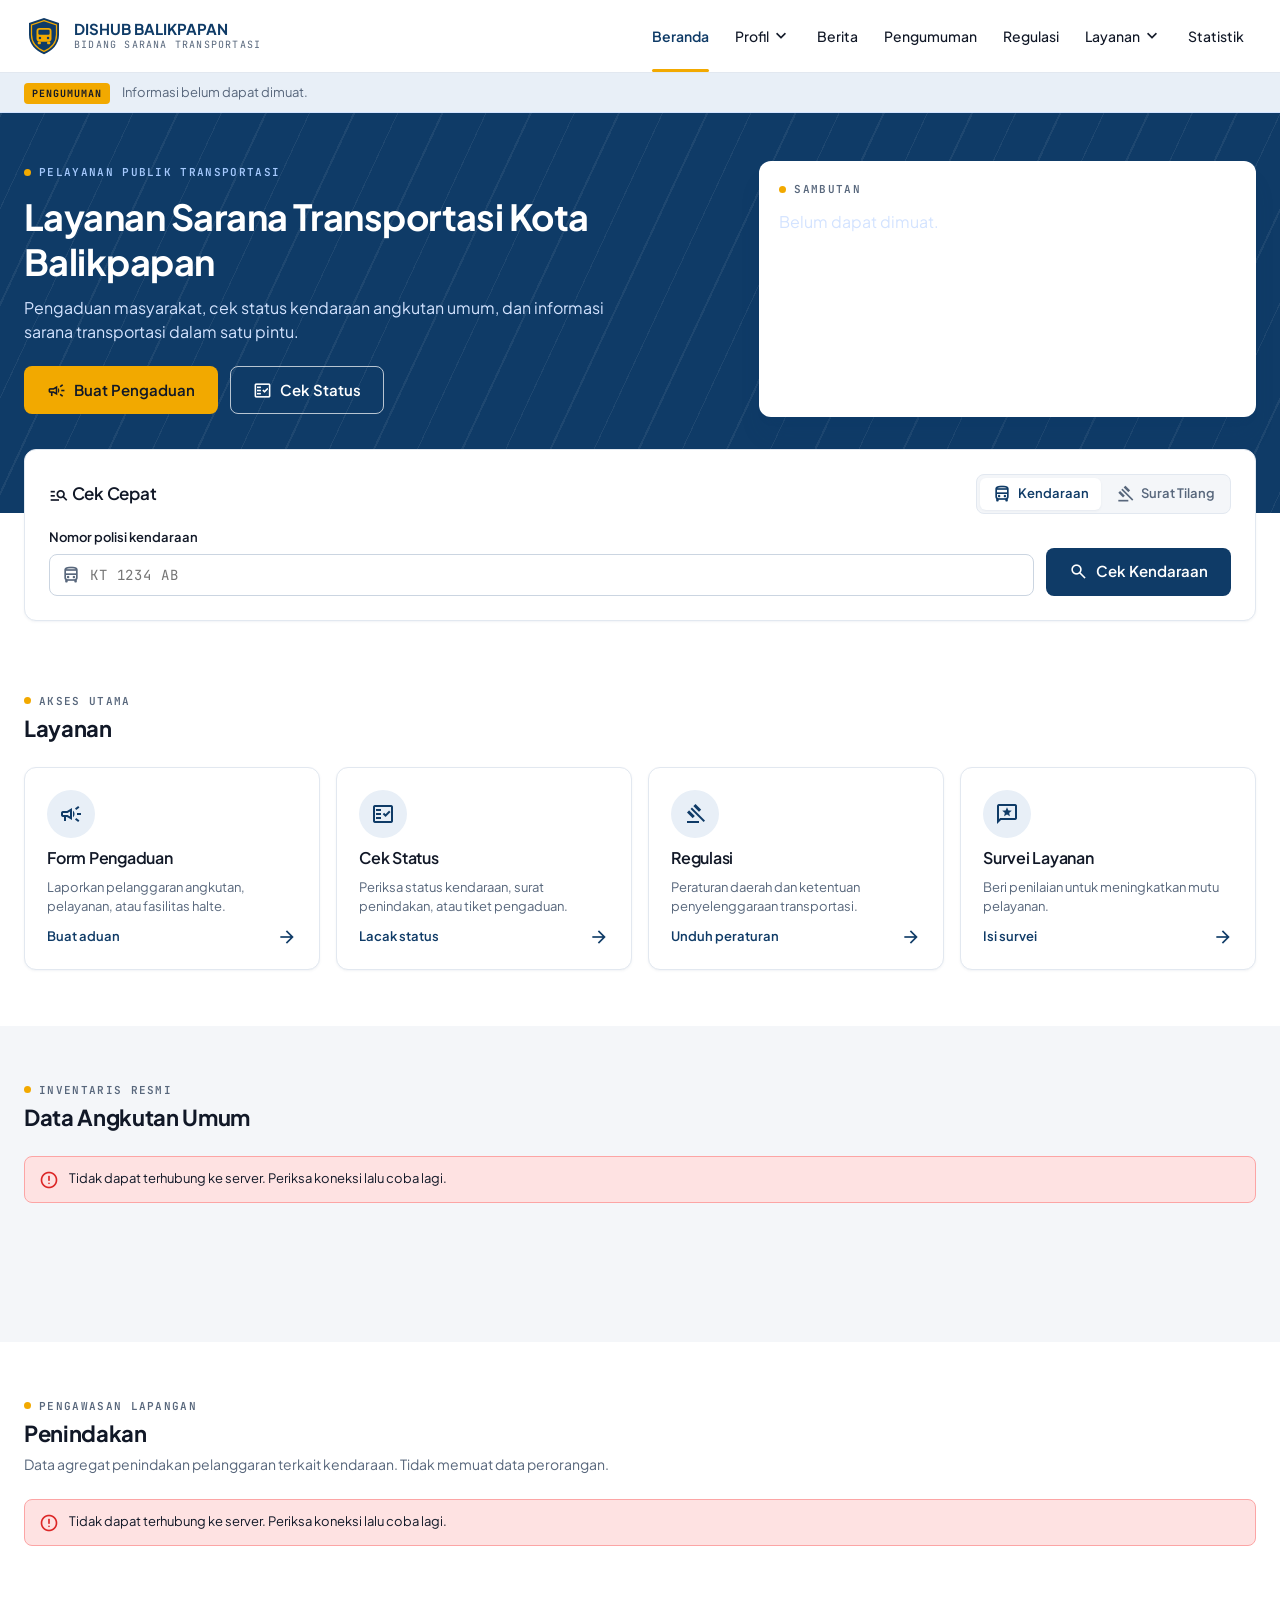
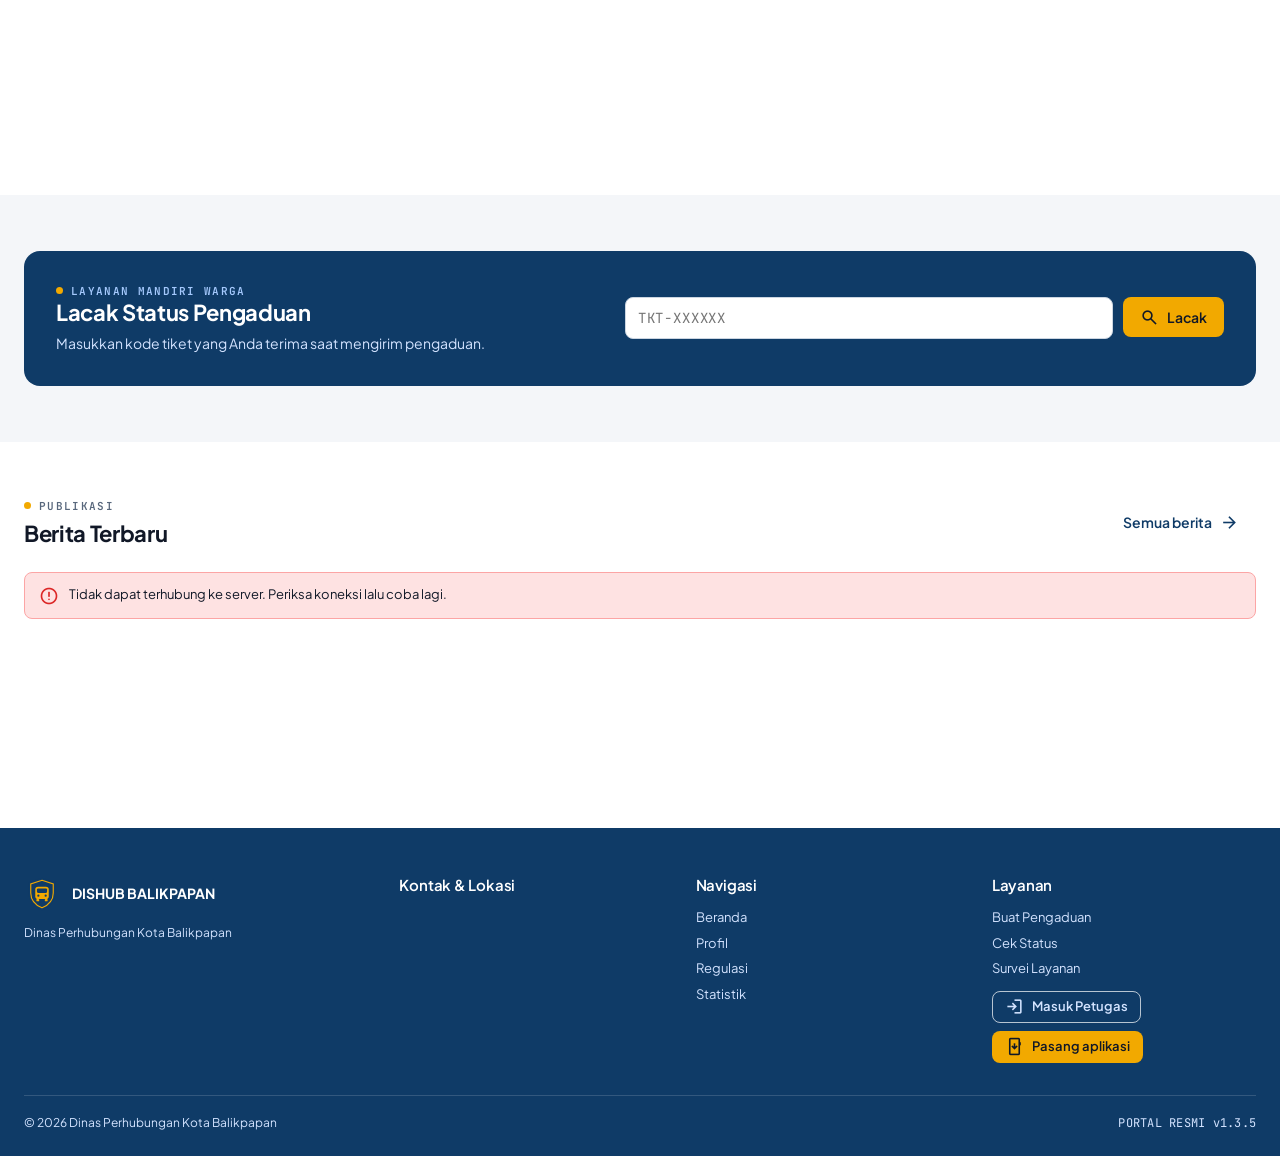
<file: index.html>
<!DOCTYPE html>
<html lang="id">
<head>
  <meta charset="utf-8">
  <meta name="viewport" content="width=device-width, initial-scale=1">
  <title>Layanan Sarana Transportasi — Dinas Perhubungan Kota Balikpapan</title>
  <meta name="description" content="Portal resmi layanan sarana transportasi Kota Balikpapan: informasi angkutan umum, pengaduan masyarakat, cek status kendaraan, surat penindakan, dan tiket pengaduan.">
  <meta name="robots" content="index, follow">
  <meta name="theme-color" content="#0F3B67">
  <meta property="og:type" content="website">
  <meta property="og:title" content="Layanan Sarana Transportasi — Dishub Kota Balikpapan">
  <meta property="og:description" content="Pengaduan, cek status kendaraan angkutan umum, dan informasi sarana transportasi Kota Balikpapan.">
  <meta property="og:image" content="icons/icon-512.png">
  <link rel="icon" href="icons/logo.svg" type="image/svg+xml">
  <link rel="manifest" href="manifest.webmanifest">
  <link rel="apple-touch-icon" href="icons/apple-touch-icon.png?v=1.3.5">
  <meta name="apple-mobile-web-app-capable" content="yes">
  <meta name="mobile-web-app-capable" content="yes">
  <meta name="apple-mobile-web-app-title" content="Dishub BPN">
  <link rel="preconnect" href="https://script.google.com">
  <link rel="preconnect" href="https://script.googleusercontent.com">
  <!-- Fon (1.3.2): teks & ikon disimpan di repositori. Ikon situs publik diringkas (tools/buat-ikon-publik.py) -->
  <link rel="preload" href="fonts/plus-jakarta-sans-latin.woff2?fv=1" as="font" type="font/woff2" crossorigin>
  <link rel="preload" href="fonts/ikon-publik.woff2?fv=2" as="font" type="font/woff2" crossorigin>
  <style>@font-face { font-family: 'Material Symbols Outlined'; font-style: normal; font-weight: 400; font-display: block; src: url('fonts/ikon-publik.woff2?fv=2') format('woff2'); }</style>
  <script>(function () { var h = document.documentElement, s = (location.hash || '').replace(/^#\/?/, '').split(/[?\/]/)[0]; if (s && s !== 'beranda') h.className += ' bukan-beranda';
    try { var mp = localStorage.getItem('menu_publik'); if (mp !== null) { h.className += ' menu-awal'; (JSON.parse(mp) || []).forEach(function (m) { h.className += ' sem-' + String(m).replace(/\//g, '-'); }); } } catch (e) {} })();   /* menu yang disembunyikan admin (1.3.3) */</script>
  <link rel="stylesheet" href="css/app.css?v=1.3.5">
</head>
<body class="site">
  <a href="#app" class="sr">Lompat ke isi</a>
  <header class="site-h">
    <div class="wrap">
      <a class="brand" href="#/"><img src="icons/logo.svg" alt="Logo Dishub" width="40" height="40"><span><b id="namaDinas">DISHUB BALIKPAPAN</b><small id="namaBidang">Bidang Sarana Transportasi</small></span></a>
      <button class="btn btn-ghost btn-icon burger" id="burger" aria-label="Buka menu" aria-expanded="false"><span class="ms">menu</span></button>
      <nav class="nav" id="nav" aria-label="Menu utama">
        <a href="#/" data-r="beranda">Beranda</a>
        <div class="dd" data-r="profil" data-m="profil"><button type="button">Profil <span class="ms">expand_more</span></button>
          <div class="dd-m"><a href="#/profil/sejarah" data-m="profil-sejarah">Sejarah</a><a href="#/profil/visi-misi" data-m="profil-visi-misi">Visi dan Misi</a><a href="#/profil/tugas-fungsi" data-m="profil-tugas-fungsi">Tugas dan Fungsi</a><a href="#/profil/struktur" data-m="profil-struktur">Struktur Organisasi</a><a href="#/profil/kontak" data-m="profil-kontak">Kontak</a></div></div>
        <a href="#/berita" data-r="berita" data-m="berita">Berita</a>
        <a href="#/pengumuman" data-r="pengumuman" data-m="pengumuman">Pengumuman</a>
        <a href="#/regulasi" data-r="regulasi" data-m="regulasi">Regulasi</a>
        <div class="dd" data-r="layanan" data-m="layanan"><button type="button">Layanan <span class="ms">expand_more</span></button>
          <div class="dd-m"><a href="#/pengaduan" data-m="pengaduan">Pengaduan</a><a href="#/cek" data-m="cek">Cek Status</a><a href="#/survei" data-m="survei">Survei Layanan</a></div></div>
        <a href="#/statistik" data-r="statistik" data-m="statistik">Statistik</a>
        <a href="#" class="nav-pasang hide" data-pasang-app data-m="pasang"><span class="ms">install_mobile</span>Pasang aplikasi</a>
      </nav>
    </div>
  </header>
  <div class="ticker" id="ticker" data-m="pengumuman"><div class="wrap"><span class="pill">PENGUMUMAN</span><span class="txt muted">Memuat…</span></div></div>
  <main id="app">
    <section class="hero" data-statis="1"><div class="wrap"><div><div class="eyebrow">Pelayanan publik transportasi</div><h1>Layanan Sarana Transportasi Kota Balikpapan</h1><p>Pengaduan masyarakat, cek status kendaraan angkutan umum, dan informasi sarana transportasi dalam satu pintu.</p><div class="row wrap-row" style="margin-top:22px" data-m="x-hero"><a class="btn btn-amber btn-lg" href="#/pengaduan" data-m="pengaduan"><span class="ms" aria-hidden="true">campaign</span>Buat Pengaduan</a><a class="btn btn-white btn-lg" href="#/cek" data-m="cek"><span class="ms" aria-hidden="true">fact_check</span>Cek Status</a></div></div><div class="pejabat" id="pejabat"><div class="kepala"><div class="eyebrow">Sambutan</div></div><div class="row"><div class="foto"><span class="ms" aria-hidden="true">person</span></div><div class="grow"><div class="sk sk-line" style="width:70%"></div><div class="sk sk-line" style="width:50%"></div></div></div><div class="sk sk-line" style="margin-top:16px"></div><div class="sk sk-line" style="width:80%"></div></div></div></section>
  </main>
  <footer class="site-f" id="footer">
    <div class="wrap">
      <div class="cols">
        <div><div class="row" style="margin-bottom:12px"><img src="icons/logo.svg" alt="" width="36" height="36"><b style="color:#fff">DISHUB BALIKPAPAN</b></div>
          <p class="small" id="fAlamat">Dinas Perhubungan Kota Balikpapan</p><p class="small" id="fJam"></p></div>
        <div><h2 class="f-h">Kontak &amp; Lokasi</h2><ul><li id="fTelp"></li><li id="fEmail"></li></ul><div class="row wrap-row" style="margin-top:10px"><a class="btn btn-sm btn-wa hide" id="fWa" target="_blank" rel="noopener"><span class="ms">chat</span>WhatsApp</a><a class="small hide" id="fPeta" target="_blank" rel="noopener"><span class="ms">map</span> Lihat lokasi di peta</a></div></div>
        <div><h2 class="f-h">Navigasi</h2><ul><li><a href="#/">Beranda</a></li><li data-m="profil"><a href="#/profil/sejarah" data-profil-pertama>Profil</a></li><li data-m="regulasi"><a href="#/regulasi">Regulasi</a></li><li data-m="statistik"><a href="#/statistik">Statistik</a></li></ul></div>
        <div><h2 class="f-h" data-m="layanan">Layanan</h2><ul data-m="layanan"><li data-m="pengaduan"><a href="#/pengaduan">Buat Pengaduan</a></li><li data-m="cek"><a href="#/cek">Cek Status</a></li><li data-m="survei"><a href="#/survei">Survei Layanan</a></li></ul>
          <div class="row wrap-row" style="margin-top:12px;gap:8px"><a class="btn btn-sm btn-white" href="#/masuk"><span class="ms">login</span>Masuk Petugas</a><a class="btn btn-sm btn-amber hide" href="#" data-pasang-app data-m="pasang"><span class="ms">install_mobile</span>Pasang aplikasi</a></div></div>
      </div>
      <div class="bawah"><span>© <span id="thn">2026</span> Dinas Perhubungan Kota Balikpapan</span><span class="mono">PORTAL RESMI v<span id="ver">1.0.0</span></span></div>
    </div>
  </footer>
  <script src="js/config.js?v=1.3.5" defer></script>
  <script src="js/versi.js?v=1.3.5" defer></script>
  <script src="js/core.js?v=1.3.5" defer></script>
  <script src="js/ui.js?v=1.3.5" defer></script>
  <script src="js/landing.js?v=1.3.5" defer></script>
</body>
</html>
</file>
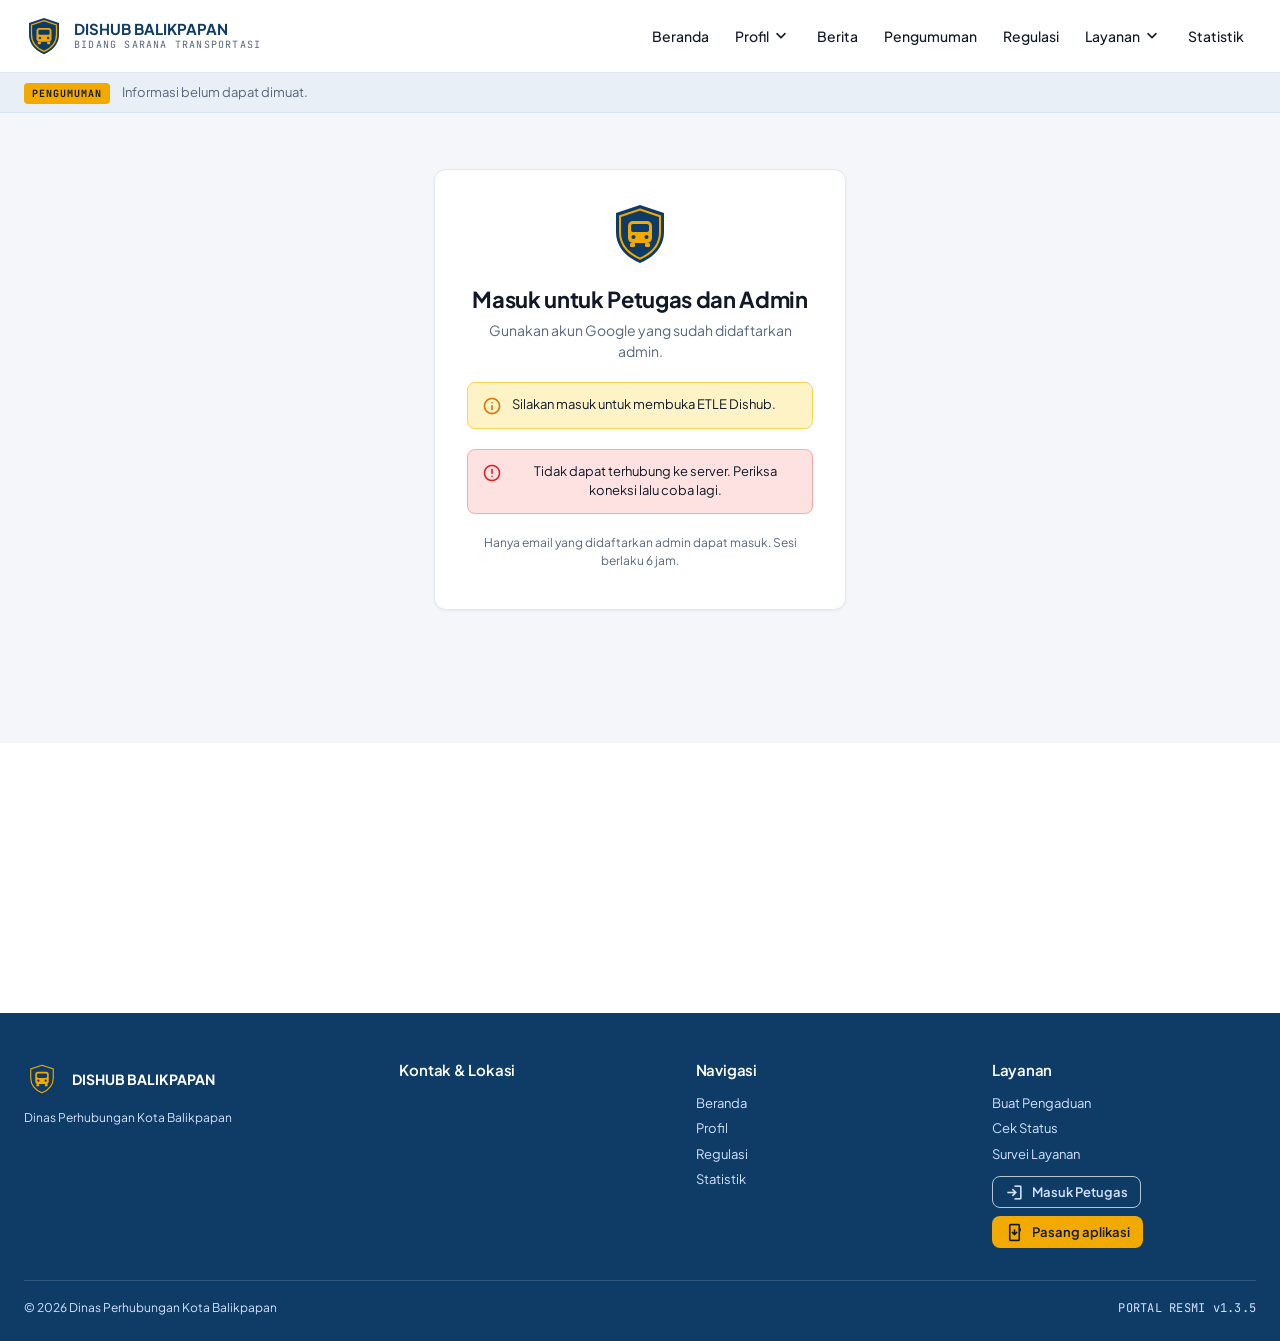
<file: etle/index.html>
<!DOCTYPE html>
<html lang="id">
<head>
  <meta charset="utf-8">
  <meta name="viewport" content="width=device-width, initial-scale=1">
  <title>ETLE Dishub — Kota Balikpapan</title>
  <meta name="robots" content="noindex, nofollow">
  <meta name="theme-color" content="#0F3B67">
  <link rel="icon" href="../icons/logo.svg" type="image/svg+xml">
  <link rel="manifest" href="manifest.webmanifest">
  <link rel="apple-touch-icon" href="../icons/apple-touch-icon.png?v=1.3.5">
  <meta name="apple-mobile-web-app-capable" content="yes">
  <meta name="mobile-web-app-capable" content="yes">
  <meta name="apple-mobile-web-app-title" content="ETLE Dishub">
  <link rel="preconnect" href="https://script.google.com">
  <link rel="preconnect" href="https://script.googleusercontent.com">
  <link rel="preload" href="../fonts/plus-jakarta-sans-latin.woff2?fv=1" as="font" type="font/woff2" crossorigin>   <!-- fon teks disimpan di repositori (1.3.2) -->
  <link rel="preload" as="style" href="https://fonts.googleapis.com/css2?family=Material+Symbols+Outlined:opsz,wght,FILL,GRAD@24,400,0..1,0&display=block" onload="this.onload=null;this.rel='stylesheet'">
  <link rel="stylesheet" href="../css/app.css?v=1.3.5">
</head>
<body>
  <div class="muat-awal"><img src="../icons/logo.svg" alt="" width="56" height="56"><div class="muat"></div></div>
  <script src="../js/config.js?v=1.3.5" defer></script>
  <script src="../js/versi.js?v=1.3.5" defer></script>
  <script src="../js/core.js?v=1.3.5" defer></script>
  <script src="../js/ui.js?v=1.3.5" defer></script>
  <script src="../js/shell.js?v=1.3.5" defer></script>
  <script src="../js/etle.js?v=1.3.5" defer></script>
</body>
</html>
</file>
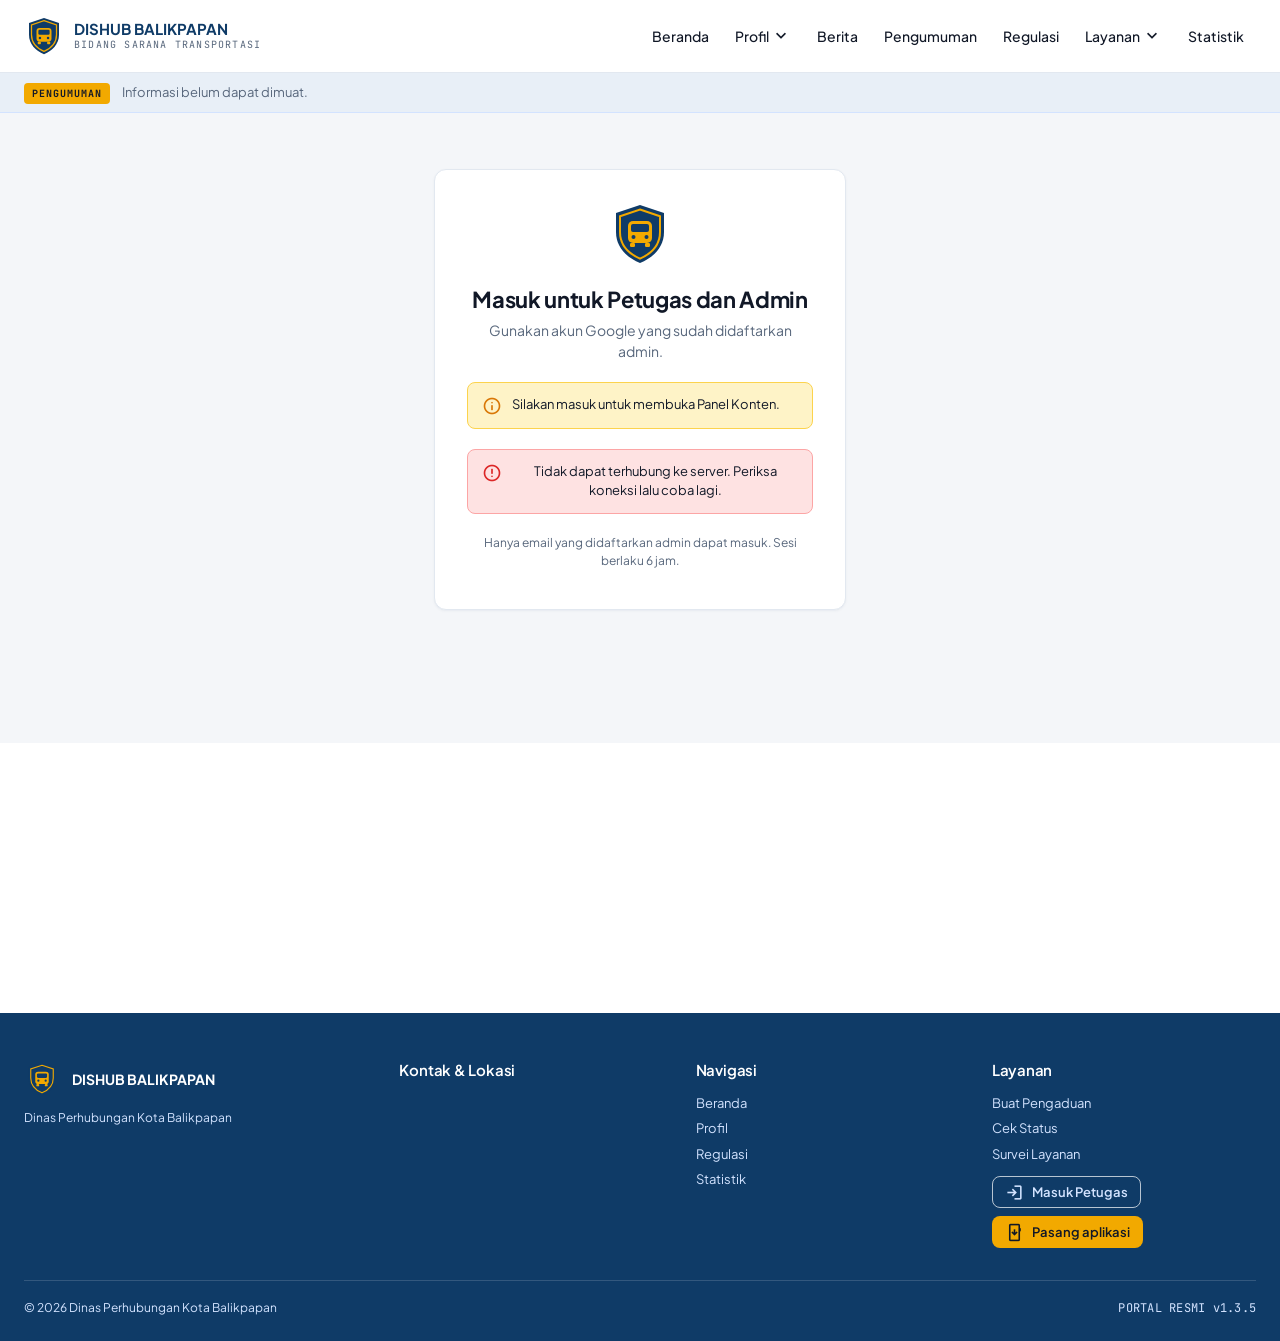
<file: konten/index.html>
<!DOCTYPE html>
<html lang="id">
<head>
  <meta charset="utf-8">
  <meta name="viewport" content="width=device-width, initial-scale=1">
  <title>Panel Konten — Bidang Sarana Transportasi</title>
  <meta name="robots" content="noindex, nofollow">
  <meta name="theme-color" content="#0F3B67">
  <link rel="icon" href="../icons/logo.svg" type="image/svg+xml">
  <link rel="manifest" href="manifest.webmanifest">
  <link rel="apple-touch-icon" href="../icons/apple-touch-icon.png?v=1.3.5">
  <meta name="apple-mobile-web-app-capable" content="yes">
  <meta name="mobile-web-app-capable" content="yes">
  <meta name="apple-mobile-web-app-title" content="Panel Konten">
  <link rel="preconnect" href="https://script.google.com">
  <link rel="preconnect" href="https://script.googleusercontent.com">
  <link rel="preload" href="../fonts/plus-jakarta-sans-latin.woff2?fv=1" as="font" type="font/woff2" crossorigin>   <!-- fon teks disimpan di repositori (1.3.2) -->
  <link rel="preload" as="style" href="https://fonts.googleapis.com/css2?family=Material+Symbols+Outlined:opsz,wght,FILL,GRAD@24,400,0..1,0&display=block" onload="this.onload=null;this.rel='stylesheet'">
  <link rel="stylesheet" href="../css/app.css?v=1.3.5">
</head>
<body>
  <div class="muat-awal"><img src="../icons/logo.svg" alt="" width="56" height="56"><div class="muat"></div></div>
  <script src="../js/config.js?v=1.3.5" defer></script>
  <script src="../js/versi.js?v=1.3.5" defer></script>
  <script src="../js/core.js?v=1.3.5" defer></script>
  <script src="../js/ui.js?v=1.3.5" defer></script>
  <script src="../js/shell.js?v=1.3.5" defer></script>
  <script src="../js/konten.js?v=1.3.5" defer></script>
</body>
</html>
</file>
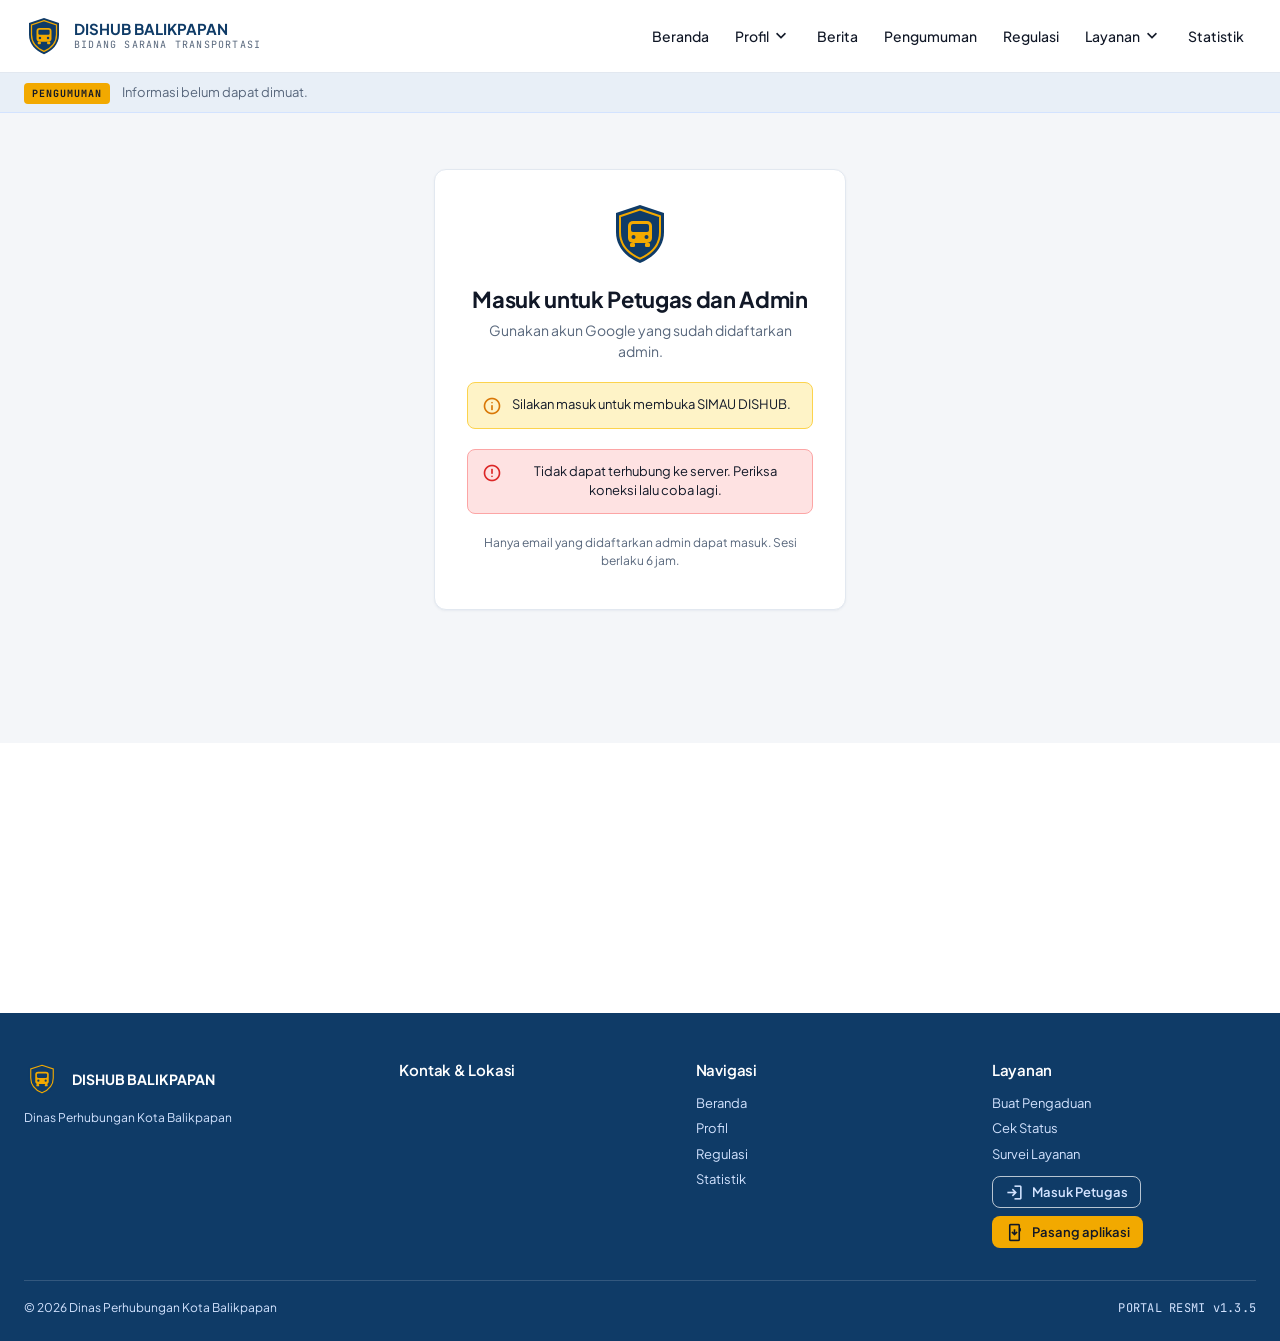
<file: simau/index.html>
<!DOCTYPE html>
<html lang="id">
<head>
  <meta charset="utf-8">
  <meta name="viewport" content="width=device-width, initial-scale=1">
  <title>SIMAU — Dishub Kota Balikpapan</title>
  <meta name="robots" content="noindex, nofollow">
  <meta name="theme-color" content="#0F3B67">
  <link rel="icon" href="../icons/logo.svg" type="image/svg+xml">
  <link rel="manifest" href="manifest.webmanifest">
  <link rel="apple-touch-icon" href="../icons/apple-touch-icon.png?v=1.3.5">
  <meta name="apple-mobile-web-app-capable" content="yes">
  <meta name="mobile-web-app-capable" content="yes">
  <meta name="apple-mobile-web-app-title" content="SIMAU">
  <link rel="preconnect" href="https://script.google.com">
  <link rel="preconnect" href="https://script.googleusercontent.com">
  <link rel="preload" href="../fonts/plus-jakarta-sans-latin.woff2?fv=1" as="font" type="font/woff2" crossorigin>   <!-- fon teks disimpan di repositori (1.3.2) -->
  <link rel="preload" as="style" href="https://fonts.googleapis.com/css2?family=Material+Symbols+Outlined:opsz,wght,FILL,GRAD@24,400,0..1,0&display=block" onload="this.onload=null;this.rel='stylesheet'">
  <link rel="stylesheet" href="../css/app.css?v=1.3.5">
</head>
<body>
  <div class="muat-awal"><img src="../icons/logo.svg" alt="" width="56" height="56"><div class="muat"></div></div>
  <script src="../js/config.js?v=1.3.5" defer></script>
  <script src="../js/versi.js?v=1.3.5" defer></script>
  <script src="../js/core.js?v=1.3.5" defer></script>
  <script src="../js/ui.js?v=1.3.5" defer></script>
  <script src="../js/shell.js?v=1.3.5" defer></script>
  <script src="../js/simau.js?v=1.3.5" defer></script>
</body>
</html>
</file>
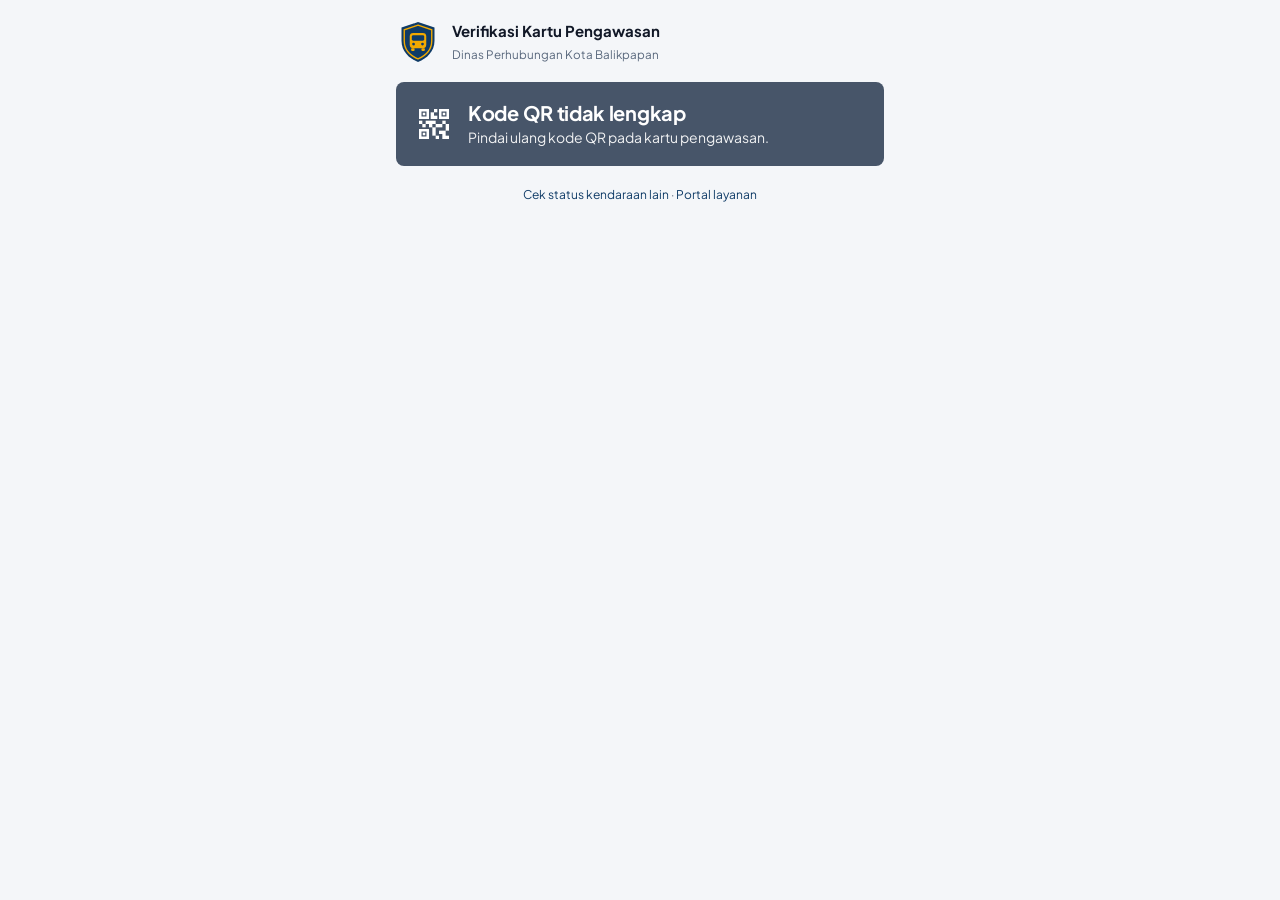
<file: simau/scan.html>
<!DOCTYPE html>
<html lang="id">
<head>
  <meta charset="utf-8">
  <meta name="viewport" content="width=device-width, initial-scale=1">
  <title>Verifikasi Kartu Pengawasan — Dishub Kota Balikpapan</title>
  <meta name="robots" content="noindex, nofollow">
  <meta name="theme-color" content="#0F3B67">
  <link rel="icon" href="../icons/logo.svg" type="image/svg+xml">
  <link rel="preconnect" href="https://script.google.com">
  <link rel="preconnect" href="https://script.googleusercontent.com">
  <link rel="preload" href="../fonts/plus-jakarta-sans-latin.woff2?fv=1" as="font" type="font/woff2" crossorigin>   <!-- fon teks disimpan di repositori (1.3.2) -->
  <link rel="preload" as="style" href="https://fonts.googleapis.com/css2?family=Material+Symbols+Outlined:opsz,wght,FILL,GRAD@24,400,0..1,0&display=block" onload="this.onload=null;this.rel='stylesheet'">
  <link rel="stylesheet" href="../css/app.css?v=1.3.5">
  <style>
    body { background: var(--bg); min-height: 100vh; }
    .scan { max-width: 520px; margin: 0 auto; padding: 20px 16px 40px; }
    .scan-h { display: flex; align-items: center; gap: 12px; margin-bottom: 18px; }
    .scan-h b { display: block; font-size: 15px; } .scan-h small { color: var(--muted); }
    .vonis { display: flex; align-items: center; gap: 14px; padding: 18px; border-radius: var(--r); color: #fff; }
    .vonis .ms { font-size: 40px; }
    .vonis.ok { background: var(--ok); } .vonis.bad { background: var(--bad); } .vonis.crit { background: #7F1D1D; } .vonis.netral { background: var(--slate, #475569); }
    .vonis h2 { color: #fff; font-size: 20px; margin: 0; } .vonis p { margin: 2px 0 0; opacity: .92; font-size: 14px; }
  </style>
</head>
<body>
  <main class="scan">
    <div class="scan-h"><img src="../icons/logo.svg" alt="" width="44" height="44"><div><b>Verifikasi Kartu Pengawasan</b><small>Dinas Perhubungan Kota Balikpapan</small></div></div>
    <div id="isi"><div class="card">
      <div class="card-b"><div class="sk sk-big"></div><div class="sk sk-line" style="width:70%"></div><div class="sk sk-line" style="width:50%"></div><div class="sk sk-line" style="width:60%"></div></div>
    </div></div>
    <p class="small muted center" style="margin-top:20px"><a href="../#/cek">Cek status kendaraan lain</a> · <a href="../">Portal layanan</a></p>
  </main>
  <script src="../js/config.js?v=1.3.5" defer></script>
  <script src="../js/versi.js?v=1.3.5" defer></script>
  <script src="../js/core.js?v=1.3.5" defer></script>
  <script>
    document.addEventListener('DOMContentLoaded', function () {
      var esc = App.esc, ikon = App.ikon, fmt = App.fmt, el = document.getElementById('isi');
      var id = (App.q('id') || '').trim();
      function pesan(ic, judul, isi, kelas) {
        el.innerHTML = '<div class="vonis ' + (kelas || 'netral') + '">' + ikon(ic) + '<div><h2>' + esc(judul) + '</h2><p>' + esc(isi) + '</p></div></div>';
      }
      if (!id) { pesan('qr_code_2', 'Kode QR tidak lengkap', 'Pindai ulang kode QR pada kartu pengawasan.'); return; }
      App.api('publik.scan', { id: id }).then(function (r) {
        var hari = r.masaBerlaku ? Math.round((new Date(r.masaBerlaku + 'T00:00:00+08:00') - new Date(fmt.hariIni() + 'T00:00:00+08:00')) / 864e5) : null;
        var berlaku = !r.diblokir && hari !== null && hari >= 0;
        var v = r.diblokir ? ['lock', 'DIBLOKIR', 'Kendaraan ini sedang diblokir. Kartu pengawasan tidak berlaku sampai blokir dicabut petugas.', 'crit']
          : berlaku ? ['verified', 'KARTU BERLAKU', 'Masa berlaku masih ' + hari + ' hari lagi.', 'ok']
          : ['event_busy', 'KARTU TIDAK BERLAKU', hari === null ? 'Masa berlaku belum tercatat.' : 'Masa berlaku telah lewat ' + (-hari) + ' hari.', 'bad'];
        el.innerHTML = '<div class="vonis ' + v[3] + '">' + ikon(v[0], 'fill') + '<div><h2>' + v[1] + '</h2><p>' + esc(v[2]) + '</p></div></div>' +
          '<div class="card" style="margin-top:14px"><div class="card-b row between wrap-row">' + App.plat(r.nopol, true).replace('plate', 'plate xl') + App.badge(r.status) + '</div>' +
          '<div class="card-b" style="padding-top:0"><dl class="dl">' +
          '<div><dt>Nomor kartu</dt><dd class="mono">' + esc(r.nomorKartu) + '</dd></div>' +
          '<div><dt>Pemilik</dt><dd>' + esc(r.pemilik || '-') + '</dd></div>' +
          '<div><dt>Perusahaan</dt><dd>' + esc(r.perusahaan || '-') + '</dd></div>' +
          '<div><dt>Trayek</dt><dd>' + esc(r.trayek || '-') + '</dd></div>' +
          '<div><dt>Masa berlaku</dt><dd>' + fmt.tglP(r.masaBerlaku) + '</dd></div>' +
          '<div><dt>Diperiksa</dt><dd>' + fmt.tglP(fmt.hariIni()) + '</dd></div></dl></div></div>' +
          '<div class="note" style="margin-top:14px">' + ikon('info') + '<div class="small">Data ditampilkan langsung dari sistem SIMAU. Bila data berbeda dengan kartu fisik, laporkan lewat <a href="../#/pengaduan">Form Pengaduan</a>.</div></div>';
      }, function (e) {
        pesan(e.kode === 'RATE' ? 'timer' : e.kode === 'NOT_FOUND' ? 'gpp_bad' : 'wifi_off', e.kode === 'NOT_FOUND' ? 'Kartu tidak dikenal' : 'Belum dapat memeriksa', e.message, e.kode === 'NOT_FOUND' ? 'bad' : 'netral');
      });
    });
  </script>
</body>
</html>
</file>
<file: css/app.css>
/* ==========================================================================
   Sistem Digital Bidang Sarana Transportasi — Design System
   Civic Modernism (Stitch): Navy #0F3B67 + Traffic Amber #F2A900
   Plus Jakarta Sans (teks) · JetBrains Mono (nopol, nomor surat, kode tiket)
   ========================================================================== */
/* ---------------------------------------------------------------- Fon (1.3.2: disimpan di repositori, lisensi di fonts/LISENSI.txt)
   Plus Jakarta Sans & JetBrains Mono versi variabel. latin-ext hanya diunduh bila halaman memuat huruf bertanda (mis. é, ł).
   "Jakarta Cadangan" = Arial/Roboto yang ukurannya disetel mendekati Plus Jakarta Sans (dihitung dari metrik fon),
   sehingga saat fon asli selesai dimuat, baris teks hampir tidak berubah lebar → tampilan tidak bergeser. */
@font-face { font-family: 'Plus Jakarta Sans'; font-style: normal; font-display: swap; font-weight: 200 800; src: url('../fonts/plus-jakarta-sans-latin.woff2?fv=1') format('woff2');
  unicode-range: U+0000-00FF, U+0131, U+0152-0153, U+02BB-02BC, U+02C6, U+02DA, U+02DC, U+0304, U+0308, U+0329, U+2000-206F, U+20AC, U+2122, U+2191, U+2193, U+2212, U+2215, U+FEFF, U+FFFD; }
@font-face { font-family: 'Plus Jakarta Sans'; font-style: normal; font-display: swap; font-weight: 200 800; src: url('../fonts/plus-jakarta-sans-latin-ext.woff2?fv=1') format('woff2');
  unicode-range: U+0100-02BA, U+02BD-02C5, U+02C7-02CC, U+02CE-02D7, U+02DD-02FF, U+1D00-1DBF, U+1E00-1E9F, U+1EF2-1EFF, U+2020, U+20A0-20AB, U+20AD-20C0, U+2113, U+2C60-2C7F, U+A720-A7FF; }
@font-face { font-family: 'JetBrains Mono'; font-style: normal; font-display: swap; font-weight: 100 800; src: url('../fonts/jetbrains-mono-latin.woff2?fv=1') format('woff2');
  unicode-range: U+0000-00FF, U+0131, U+0152-0153, U+02BB-02BC, U+02C6, U+02DA, U+02DC, U+0304, U+0308, U+0329, U+2000-206F, U+20AC, U+2122, U+2191, U+2193, U+2212, U+2215, U+FEFF, U+FFFD; }
@font-face { font-family: 'JetBrains Mono'; font-style: normal; font-display: swap; font-weight: 100 800; src: url('../fonts/jetbrains-mono-latin-ext.woff2?fv=1') format('woff2');
  unicode-range: U+0100-02BA, U+02BD-02C5, U+02C7-02CC, U+02CE-02D7, U+02DD-02FF, U+1D00-1DBF, U+1E00-1E9F, U+1EF2-1EFF, U+2020, U+20A0-20AB, U+20AD-20C0, U+2113, U+2C60-2C7F, U+A720-A7FF; }
@font-face { font-family: 'Jakarta Cadangan'; font-weight: 100 549; src: local('Arial'), local('ArialMT'), local('Liberation Sans'), local('LiberationSans'), local('Helvetica');
  size-adjust: 103.32%; ascent-override: 100.47%; descent-override: 21.49%; line-gap-override: 0%; }
@font-face { font-family: 'Jakarta Cadangan'; font-weight: 550 900; src: local('Arial Bold'), local('Arial-BoldMT'), local('Liberation Sans Bold'), local('LiberationSans-Bold'), local('Helvetica Bold');
  size-adjust: 99.74%; ascent-override: 104.07%; descent-override: 22.26%; line-gap-override: 0%; }
@font-face { font-family: 'Jakarta Cadangan R'; font-weight: 100 549; src: local('Roboto'), local('Roboto-Regular'), local('Roboto Regular');
  size-adjust: 104.04%; ascent-override: 99.77%; descent-override: 21.34%; line-gap-override: 0%; }
@font-face { font-family: 'Jakarta Cadangan R'; font-weight: 550 900; src: local('Roboto Bold'), local('Roboto-Bold');
  size-adjust: 105.70%; ascent-override: 98.20%; descent-override: 21.00%; line-gap-override: 0%; }

:root {
  --navy: #0F3B67; --navy-2: #0A2A4A; --navy-3: #071E36; --tint: #E8EFF7; --tint-2: #D3E3FF;
  --amber: #F2A900; --amber-2: #D99600; --amber-bg: #FFF7E0;
  --bg: #F4F6F9; --surface: #FFFFFF; --line: #E2E8F0; --line-2: #CBD5E1;
  --ink: #111827; --muted: #58677C; --dis: #94A3B8;
  --ok: #16A34A; --ok-bg: #DCFCE7; --ok-ln: #86EFAC; --ok-tx: #15803D;
  --warn: #D97706; --warn-bg: #FEF3C7; --warn-ln: #FCD34D; --warn-tx: #B45309;
  --bad: #DC2626; --bad-bg: #FEE2E2; --bad-ln: #FCA5A5; --bad-tx: #B91C1C;
  --info: #2563EB; --info-bg: #EFF6FF; --info-ln: #BFDBFE; --info-tx: #1D4ED8;
  --orange-bg: #FFEDD5; --orange-tx: #9A3412; --crit: #7F1D1D; --purple: #7C3AED;
  --r-sm: 6px; --r: 8px; --r-lg: 12px; --r-xl: 16px;
  --sh1: 0 1px 3px 0 rgba(15,59,103,.05), 0 1px 2px -1px rgba(15,59,103,.04);
  --sh2: 0 4px 6px -1px rgba(15,59,103,.08), 0 2px 4px -2px rgba(15,59,103,.05);
  --sh3: 0 20px 25px -5px rgba(15,59,103,.14), 0 8px 10px -6px rgba(15,59,103,.08);
  --f: 'Plus Jakarta Sans', 'Jakarta Cadangan', 'Jakarta Cadangan R', system-ui, -apple-system, 'Segoe UI', Roboto, Arial, sans-serif;
  --mono: 'JetBrains Mono', ui-monospace, Menlo, Consolas, monospace;
  --side: 248px; --top: 64px;
}
[data-tema="gelap"] {
  --bg: #0B1220; --surface: #111A2B; --line: #22304A; --line-2: #2E3D5A; --ink: #E5E7EB; --muted: #94A3B8; --tint: #1A2A44;
  --info-bg: #13233F; --ok-bg: #0F2A1C; --warn-bg: #2E2410; --bad-bg: #2E1416; --orange-bg: #2E1C10; --amber-bg: #2A220E;
}
*, *::before, *::after { box-sizing: border-box; }
html { -webkit-text-size-adjust: 100%; scroll-behavior: smooth; }
body { margin: 0; font-family: var(--f); font-size: 14px; line-height: 1.5; color: var(--ink); background: var(--bg); -webkit-font-smoothing: antialiased; }
img { max-width: 100%; display: block; }
a { color: var(--navy); text-decoration: none; }
a:hover { text-decoration: underline; }
[data-tema="gelap"] a { color: #A5C9FD; }
button, input, select, textarea { font: inherit; color: inherit; }
h1, h2, h3, h4 { margin: 0; line-height: 1.25; letter-spacing: -.015em; }
h1 { font-size: 30px; font-weight: 700; } h2 { font-size: 22px; font-weight: 700; } h3, h2.h3 { font-size: 17px; font-weight: 600; } h4 { font-size: 15px; font-weight: 600; }
p { margin: 0 0 .6em; }
hr { border: 0; border-top: 1px solid var(--line); margin: 16px 0; }
:focus-visible { outline: 2px solid var(--navy); outline-offset: 2px; box-shadow: 0 0 0 4px #fff; }
.sr { position: absolute; width: 1px; height: 1px; overflow: hidden; clip: rect(0 0 0 0); white-space: nowrap; }
.mono { font-family: var(--mono); letter-spacing: .02em; }
.muted { color: var(--muted); } .small { font-size: 12px; } .tiny { font-size: 11px; }
.up { text-transform: uppercase; letter-spacing: .08em; }
.eyebrow { font-family: var(--mono); font-size: 11px; font-weight: 600; letter-spacing: .12em; text-transform: uppercase; color: var(--muted); display: flex; align-items: center; gap: 8px; }
.eyebrow::before { content: ''; width: 7px; height: 7px; border-radius: 50%; background: var(--amber); }
.nowrap { white-space: nowrap; } .right { text-align: right; } .center { text-align: center; }
.hide { display: none !important; }

/* Ikon Material Symbols: disembunyikan sampai font siap (cadangan 4 detik) */
.ms { font-family: 'Material Symbols Outlined'; font-weight: normal; font-style: normal; font-size: 20px; line-height: 1; letter-spacing: normal; text-transform: none; display: inline-block; white-space: nowrap; word-wrap: normal; direction: ltr; -webkit-font-feature-settings: 'liga'; font-feature-settings: 'liga'; -webkit-font-smoothing: antialiased; width: 1em; overflow: hidden; flex: none; vertical-align: middle; font-variation-settings: 'FILL' 0, 'wght' 400, 'GRAD' 0, 'opsz' 24; }
.ms.fill { font-variation-settings: 'FILL' 1, 'wght' 400, 'GRAD' 0, 'opsz' 24; }
html:not(.ikon-siap) .ms { visibility: hidden; }
.ikon-gagal .ms { font-size: 0 !important; width: 0; margin: 0 !important; } .ikon-gagal .btn-icon .ms { font-size: 13px !important; width: auto; }

/* ---------- Tata letak ---------- */
.wrap { width: 100%; max-width: 1280px; margin: 0 auto; padding: 0 24px; }
.grid { display: grid; gap: 16px; }
.g2 { grid-template-columns: repeat(2, minmax(0, 1fr)); } .g3 { grid-template-columns: repeat(3, minmax(0, 1fr)); } .g4 { grid-template-columns: repeat(4, minmax(0, 1fr)); }
.row { display: flex; align-items: center; gap: 12px; } .row.wrap-row { flex-wrap: wrap; } .row.between { justify-content: space-between; } .row.top { align-items: flex-start; }
.stack > * + * { margin-top: 12px; } .stack-lg > * + * { margin-top: 20px; }
.grow { flex: 1 1 auto; min-width: 0; }
@media (max-width: 1024px) { .g4 { grid-template-columns: repeat(2, minmax(0, 1fr)); } .g3 { grid-template-columns: repeat(2, minmax(0, 1fr)); } }
@media (max-width: 680px) { .wrap { padding: 0 16px; } .g2, .g3 { grid-template-columns: minmax(0, 1fr); } .g4 { grid-template-columns: repeat(2, minmax(0, 1fr)); gap: 10px; } .g4 > .card.stat { padding: 14px; } .g4 > .card.stat .val { font-size: 24px; } .layanan .card p { display: none; } h1 { font-size: 26px; } }

/* ---------- Kartu ---------- */
.card { background: var(--surface); border: 1px solid var(--line); border-radius: var(--r-lg); box-shadow: var(--sh1); }
.card-b { padding: 20px; } .card-h { padding: 16px 20px; border-bottom: 1px solid var(--line); display: flex; align-items: center; gap: 12px; justify-content: space-between; }
.card-h h3, .card-h h2.h3 { display: flex; align-items: center; gap: 8px; }
.card-f { padding: 12px 20px; border-top: 1px solid var(--line); background: var(--bg); border-radius: 0 0 var(--r-lg) var(--r-lg); }
.card.hover { transition: box-shadow .15s, transform .15s; } .card.hover:hover { box-shadow: var(--sh2); transform: translateY(-2px); }
.stat { padding: 18px 20px; } .stat .lbl { font-size: 13px; color: var(--muted); font-weight: 500; display: flex; justify-content: space-between; align-items: center; gap: 8px; }
.stat .val { font-size: 30px; font-weight: 700; margin-top: 8px; letter-spacing: -.02em; } .stat .val small { font-family: var(--mono); font-size: 13px; color: var(--muted); font-weight: 500; margin-left: 6px; }
.stat .ft { font-size: 12px; color: var(--muted); margin-top: 6px; }
.stat .ico { width: 36px; height: 36px; border-radius: 10px; display: grid; place-items: center; background: var(--tint); color: var(--navy); }
.stat .bar { height: 4px; border-radius: 4px; background: var(--line); margin-top: 12px; overflow: hidden; } .stat .bar i { display: block; height: 100%; background: var(--navy); }
.note { border-radius: var(--r); padding: 12px 14px; font-size: 13px; display: flex; gap: 10px; align-items: flex-start; background: var(--info-bg); border: 1px solid var(--info-ln); color: var(--ink); }
.note .ms { color: var(--info); font-size: 20px; margin-top: 1px; }
.note.warn { background: var(--warn-bg); border-color: var(--warn-ln); } .note.warn .ms { color: var(--warn); }
.note.bad { background: var(--bad-bg); border-color: var(--bad-ln); } .note.bad .ms { color: var(--bad); }
.note.ok { background: var(--ok-bg); border-color: var(--ok-ln); } .note.ok .ms { color: var(--ok); }
.note.crit { background: var(--crit); border-color: var(--crit); color: #fff; } .note.crit .ms { color: #fff; }

/* ---------- Tombol ---------- */
.btn { display: inline-flex; align-items: center; justify-content: center; gap: 8px; height: 40px; padding: 0 16px; border-radius: var(--r); border: 1px solid transparent; font-weight: 600; font-size: 14px; cursor: pointer; white-space: nowrap; transition: background .12s, border-color .12s, box-shadow .12s; text-decoration: none !important; user-select: none; }
.btn .ms { font-size: 19px; }
.btn-primary { background: var(--navy); color: #fff; } .btn-primary:hover { background: var(--navy-2); }
.btn-amber { background: var(--amber); color: #111827; } .btn-amber:hover { background: var(--amber-2); }
.btn-outline { background: var(--surface); border-color: var(--line-2); color: var(--ink); } .btn-outline:hover { background: var(--bg); }
.btn-white { background: transparent; border-color: rgba(255,255,255,.7); color: #fff; } .btn-white:hover { background: rgba(255,255,255,.1); }
.btn-danger { background: var(--bad); color: #fff; } .btn-danger:hover { background: var(--bad-tx); }
.btn-ghost { background: transparent; color: var(--navy); } .btn-ghost:hover { background: var(--tint); }
[data-tema="gelap"] .btn-ghost { color: #A5C9FD; }
.btn-sm { height: 32px; padding: 0 12px; font-size: 13px; } .btn-lg { height: 48px; padding: 0 22px; font-size: 15px; }
.btn-block { width: 100%; } .btn-icon { width: 36px; height: 36px; padding: 0; } .btn-icon.btn-sm { width: 30px; height: 30px; }
.btn:disabled, .btn[aria-disabled="true"] { opacity: .5; cursor: not-allowed; pointer-events: none; }
.btn.loading { position: relative; color: transparent !important; pointer-events: none; }
.btn.loading::after { content: ''; position: absolute; width: 18px; height: 18px; border-radius: 50%; border: 2px solid currentColor; border-color: rgba(255,255,255,.9) transparent rgba(255,255,255,.9) transparent; animation: putar .7s linear infinite; }
.btn-outline.loading::after, .btn-ghost.loading::after, .btn-amber.loading::after { border-color: var(--navy) transparent var(--navy) transparent; }
@keyframes putar { to { transform: rotate(360deg); } }

/* ---------- Form ---------- */
.field { display: block; } .field + .field { margin-top: 14px; }
.field > label, .lbl-f { display: block; font-size: 13px; font-weight: 600; margin-bottom: 6px; color: var(--ink); }
.field > label .req, .req { color: var(--bad); }
.field .hint { font-size: 12px; color: var(--muted); margin-top: 5px; }
.field .err { font-size: 12px; color: var(--bad); margin-top: 5px; display: flex; gap: 4px; align-items: center; }
.inp, .sel, .ta { width: 100%; height: 42px; padding: 0 12px; background: var(--surface); border: 1px solid var(--line-2); border-radius: var(--r); color: var(--ink); outline: none; transition: border-color .12s, box-shadow .12s; }
.ta { height: auto; min-height: 110px; padding: 10px 12px; resize: vertical; line-height: 1.5; }
.sel { appearance: none; background-image: url("data:image/svg+xml,%3Csvg xmlns='http://www.w3.org/2000/svg' width='20' height='20' viewBox='0 0 24 24'%3E%3Cpath fill='%2364748B' d='M7 10l5 5 5-5z'/%3E%3C/svg%3E"); background-repeat: no-repeat; background-position: right 8px center; padding-right: 34px; }
.inp:focus, .sel:focus, .ta:focus { border-color: var(--navy); box-shadow: 0 0 0 3px rgba(15,59,103,.15); }
.inp.invalid, .sel.invalid, .ta.invalid { border-color: var(--bad); box-shadow: 0 0 0 3px rgba(220,38,38,.12); }
.inp.mono { font-family: var(--mono); letter-spacing: .06em; text-transform: uppercase; }
.inp-ico { position: relative; } .inp-ico .ms { position: absolute; left: 12px; top: 50%; transform: translateY(-50%); color: var(--muted); } .inp-ico .inp { padding-left: 40px; }
.chk { display: flex; gap: 10px; align-items: flex-start; cursor: pointer; padding: 10px 12px; border: 1px solid var(--line); border-radius: var(--r); background: var(--surface); }
.chk input { width: 18px; height: 18px; margin-top: 1px; accent-color: var(--navy); flex: none; }
.chk:has(input:checked) { border-color: var(--navy); background: var(--tint); }
.switch { position: relative; display: inline-flex; align-items: center; gap: 10px; cursor: pointer; }
.switch input { appearance: none; width: 40px; height: 22px; border-radius: 22px; background: var(--line-2); position: relative; cursor: pointer; transition: background .15s; margin: 0; }
.switch input::after { content: ''; position: absolute; top: 3px; left: 3px; width: 16px; height: 16px; border-radius: 50%; background: #fff; transition: transform .15s; box-shadow: 0 1px 2px rgba(0,0,0,.2); }
.switch input:checked { background: var(--navy); } .switch input:checked::after { transform: translateX(18px); }
.seg { display: inline-flex; background: var(--bg); border: 1px solid var(--line); border-radius: var(--r); padding: 3px; gap: 2px; flex-wrap: wrap; }
.seg button, .seg label { border: 0; background: transparent; height: 32px; padding: 0 12px; border-radius: 6px; font-weight: 600; font-size: 13px; color: var(--muted); cursor: pointer; display: inline-flex; align-items: center; gap: 6px; }
.seg input { display: none; }
.seg button.on, .seg label:has(input:checked) { background: var(--surface); color: var(--navy); box-shadow: var(--sh1); }
[data-tema="gelap"] .seg button.on { color: #fff; background: var(--navy); }
.seg.ok label:has(input[value="Ada"]:checked), .seg.ok label:has(input[value="Baik"]:checked) { background: var(--ok-bg); color: var(--ok-tx); }
.seg.ok label:has(input[value="Tidak"]:checked), .seg.ok label:has(input[value="Buruk"]:checked) { background: var(--bad-bg); color: var(--bad-tx); }
.form-grid { display: grid; grid-template-columns: repeat(2, minmax(0, 1fr)); gap: 14px 16px; } .form-grid .full { grid-column: 1 / -1; } .form-grid .field + .field { margin-top: 0; }
@media (max-width: 680px) { .form-grid { grid-template-columns: minmax(0, 1fr); } }

/* ---------- Plat nomor & badge ---------- */
.plate { display: inline-flex; align-items: center; font-family: var(--mono); font-weight: 700; font-size: 13px; letter-spacing: .08em; text-transform: uppercase; padding: 3px 9px; border-radius: 4px; background: #fff; color: #111827; border: 1.5px solid #111827; white-space: nowrap; line-height: 1.3; }
.plate.umum { background: #FACC15; border: 1px solid #000; color: #000; }
.plate.lg { font-size: 18px; padding: 6px 14px; } .plate.xl { font-size: 24px; padding: 8px 18px; }
.badge { display: inline-flex; align-items: center; gap: 6px; font-size: 11px; font-weight: 700; letter-spacing: .05em; text-transform: uppercase; padding: 3px 9px; border-radius: 99px; border: 1px solid var(--line); background: var(--bg); color: var(--muted); white-space: nowrap; line-height: 1.4; }
.badge .ms { font-size: 14px; }
.badge.dot::before { content: ''; width: 6px; height: 6px; border-radius: 50%; background: currentColor; }
.b-ok { background: var(--ok-bg); color: var(--ok-tx); border-color: var(--ok-ln); }
.b-bad { background: var(--bad-bg); color: var(--bad-tx); border-color: var(--bad-ln); }
.b-warn { background: var(--warn-bg); color: var(--warn-tx); border-color: var(--warn-ln); }
.b-info { background: var(--info-bg); color: var(--info-tx); border-color: var(--info-ln); }
.b-orange { background: var(--orange-bg); color: var(--orange-tx); border-color: #FDBA74; }
.b-crit { background: var(--crit); color: #fff; border-color: #991B1B; }
.b-slate { background: #F1F5F9; color: #475569; border-color: #CBD5E1; }
.b-navy { background: var(--tint); color: var(--navy); border-color: var(--tint-2); }
.b-amber { background: var(--amber); color: #111827; border-color: var(--amber-2); }
.b-purple { background: #F3E8FF; color: #6B21A8; border-color: #D8B4FE; }
.strike { text-decoration: line-through; }

/* ---------- Tab ---------- */
.tabs { display: flex; gap: 4px; border-bottom: 1px solid var(--line); overflow-x: auto; scrollbar-width: none; }
.tabs button, .tabs a { border: 0; background: none; padding: 12px 14px; font-weight: 600; color: var(--muted); cursor: pointer; border-bottom: 2px solid transparent; margin-bottom: -1px; white-space: nowrap; display: inline-flex; gap: 6px; align-items: center; text-decoration: none; }
.tabs .on { color: var(--navy); border-bottom-color: var(--amber); }
[data-tema="gelap"] .tabs .on { color: #fff; }

/* ---------- Tabel ---------- */
.tbl-wrap { overflow-x: auto; }
.tbl { width: 100%; border-collapse: collapse; font-size: 14px; }
.tbl th { background: var(--bg); color: var(--muted); font-size: 11px; text-transform: uppercase; letter-spacing: .06em; font-weight: 700; text-align: left; padding: 10px 14px; border-bottom: 1px solid var(--line); white-space: nowrap; position: sticky; top: 0; z-index: 1; }
.tbl th.sort { cursor: pointer; user-select: none; } .tbl th.sort::after { content: ' ↕'; opacity: .35; } .tbl th.asc::after { content: ' ↑'; opacity: 1; } .tbl th.desc::after { content: ' ↓'; opacity: 1; }
.tbl td { padding: 12px 14px; border-bottom: 1px solid var(--line); vertical-align: middle; }
.tbl tbody tr { transition: background .1s; } .tbl tbody tr:hover { background: rgba(232,239,247,.55); }
[data-tema="gelap"] .tbl tbody tr:hover { background: rgba(255,255,255,.03); }
.tbl tr.klik { cursor: pointer; }
.tbl .aksi { white-space: nowrap; text-align: right; } .tbl .aksi .btn { margin-left: 2px; }
.tbl-bar { display: flex; gap: 10px; align-items: center; flex-wrap: wrap; padding: 14px 16px; border-bottom: 1px solid var(--line); }
.tbl-bar .inp-ico { flex: 1 1 240px; max-width: 360px; } .tbl-bar .inp { height: 38px; }
/* Kolom centang (hapus draf terbengkalai) hanya tampil saat saringan umur draf aktif */
:not(.mode-pilih) > .tbl-wrap .kol-pilih { display: none; }
.kol-pilih input { width: 18px; height: 18px; cursor: pointer; accent-color: var(--bad); }
.pager { display: flex; justify-content: space-between; align-items: center; gap: 12px; padding: 12px 16px; font-size: 13px; color: var(--muted); flex-wrap: wrap; }
.pager .pg { display: flex; gap: 4px; } .pager button { min-width: 32px; height: 32px; border-radius: 99px; border: 1px solid var(--line); background: var(--surface); cursor: pointer; font-weight: 600; font-size: 13px; color: var(--ink); }
.pager button.on { background: var(--navy); color: #fff; border-color: var(--navy); } .pager button:disabled { opacity: .4; cursor: default; }
@media (max-width: 680px) {
  .tbl.kartu thead { display: none; } .tbl.kartu tr { display: block; border-bottom: 1px solid var(--line); padding: 10px 6px; }
  .tbl.kartu td { display: flex; justify-content: space-between; gap: 12px; border: 0; padding: 4px 8px; text-align: right; }
  .tbl.kartu td::before { content: attr(data-l); font-size: 11px; text-transform: uppercase; color: var(--muted); font-weight: 700; text-align: left; letter-spacing: .05em; }
  .tbl.kartu td.aksi { justify-content: flex-end; } .tbl.kartu td.aksi::before { content: ''; }
}

/* ---------- Kosong, skeleton, toast ---------- */
.kosong { text-align: center; padding: 40px 20px; color: var(--muted); }
.kosong .ms { font-size: 44px; color: var(--line-2); width: auto; }
.kosong h4 { color: var(--ink); margin: 10px 0 4px; }
.sk { background: var(--line); animation: denyut 1.4s ease-in-out infinite; border-radius: 6px; min-height: 12px; }
[data-tema="gelap"] .sk { background: #1F2B40; }
@keyframes denyut { 50% { opacity: .5; } }
@media (prefers-reduced-motion: reduce) { .sk, .lapis, .modal, .laci, .toast { animation: none !important; } }
.sk-line { height: 12px; margin: 8px 0; } .sk-big { height: 30px; width: 50%; margin: 10px 0; }
#toasts { position: fixed; top: 16px; right: 16px; z-index: 9999; display: flex; flex-direction: column; gap: 8px; max-width: min(420px, calc(100vw - 32px)); }
.toast { background: var(--surface); border: 1px solid var(--line); border-left: 4px solid var(--info); border-radius: var(--r); box-shadow: var(--sh3); padding: 12px 14px; display: flex; gap: 10px; align-items: flex-start; font-size: 14px; animation: masuk .2s ease-out; }
.toast.ok { border-left-color: var(--ok); } .toast.bad { border-left-color: var(--bad); } .toast.warn { border-left-color: var(--amber); }
.toast .ms { color: var(--info); } .toast.ok .ms { color: var(--ok); } .toast.bad .ms { color: var(--bad); } .toast.warn .ms { color: var(--warn); }
@keyframes masuk { from { opacity: 0; transform: translateY(-6px); } }
@media (max-width: 680px) { #toasts { top: auto; bottom: 84px; left: 16px; right: 16px; } }

/* ---------- Modal & laci ---------- */
.lapis { position: fixed; inset: 0; background: rgba(15,59,103,.45); backdrop-filter: blur(4px); z-index: 900; display: flex; align-items: center; justify-content: center; padding: 16px; animation: pudar .15s; }
@keyframes pudar { from { opacity: 0; } }
.modal { background: var(--surface); border-radius: var(--r-lg); box-shadow: var(--sh3); width: 100%; max-width: 560px; max-height: calc(100vh - 32px); display: flex; flex-direction: column; animation: masuk .18s; }
.modal.lebar { max-width: 860px; } .modal.sempit { max-width: 420px; }
.modal-h { padding: 16px 20px; border-bottom: 1px solid var(--line); display: flex; justify-content: space-between; align-items: center; gap: 12px; }
.modal-b { padding: 20px; overflow-y: auto; } .modal-f { padding: 14px 20px; border-top: 1px solid var(--line); display: flex; gap: 8px; justify-content: flex-end; flex-wrap: wrap; }
.laci { position: fixed; top: 0; right: 0; bottom: 0; width: min(520px, 100vw); background: var(--surface); box-shadow: var(--sh3); z-index: 901; display: flex; flex-direction: column; animation: geser .2s ease-out; }
@keyframes geser { from { transform: translateX(30px); opacity: 0; } }
@media (max-width: 680px) { .lapis { align-items: flex-end; padding: 0; } .modal { border-radius: var(--r-lg) var(--r-lg) 0 0; max-height: 92vh; } }

/* ---------- Linimasa & langkah ---------- */
.tl { position: relative; padding-left: 28px; } .tl::before { content: ''; position: absolute; left: 11px; top: 6px; bottom: 6px; width: 2px; background: var(--line); }
.tl-i { position: relative; padding-bottom: 18px; } .tl-i:last-child { padding-bottom: 0; }
.tl-i .dot { position: absolute; left: -28px; top: 0; width: 24px; height: 24px; border-radius: 50%; display: grid; place-items: center; background: var(--surface); border: 2px solid var(--line-2); color: var(--muted); }
.tl-i .dot .ms { font-size: 14px; } .tl-i.on .dot { background: var(--navy); border-color: var(--navy); color: #fff; }
.steps { display: flex; align-items: center; gap: 8px; } .steps .st { display: flex; flex-direction: column; align-items: center; gap: 4px; font-size: 12px; font-weight: 600; color: var(--muted); flex: none; }
.steps .st b { width: 30px; height: 30px; border-radius: 50%; display: grid; place-items: center; background: var(--line); color: var(--muted); font-size: 13px; }
.steps .st.on b, .steps .st.ok b { background: var(--navy); color: #fff; } .steps .st.on { color: var(--navy); }
.steps .ln { flex: 1; height: 3px; background: var(--line); border-radius: 3px; margin-bottom: 18px; } .steps .ln.ok { background: var(--navy); }

/* ---------- Grafik ---------- */
.chart svg { width: 100%; height: auto; display: block; overflow: visible; }
.chart text { font-family: var(--f); font-size: 11px; fill: var(--muted); }
.legend { display: flex; flex-wrap: wrap; gap: 8px 16px; font-size: 12px; color: var(--muted); } .legend i { display: inline-block; width: 10px; height: 10px; border-radius: 3px; margin-right: 6px; vertical-align: -1px; }
.stackbar { display: flex; height: 18px; border-radius: 6px; overflow: hidden; background: var(--line); gap: 2px; } .stackbar i { display: block; height: 100%; }

/* ---------- Spinner layar ---------- */
.muat-awal { min-height: 100vh; display: grid; place-content: center; justify-items: center; gap: 8px; background: var(--bg); } .muat-awal .muat { padding: 0; }
.muat { display: grid; place-items: center; padding: 60px 20px; color: var(--muted); gap: 12px; }
.muat::before { content: ''; width: 28px; height: 28px; border-radius: 50%; border: 3px solid var(--line); border-top-color: var(--navy); animation: putar .7s linear infinite; }

/* ==========================================================================
   SITUS PUBLIK
   ========================================================================== */
.site { background: #fff; }
[data-tema="gelap"] .site { background: var(--bg); }
.site-h { position: sticky; top: 0; z-index: 50; background: rgba(255,255,255,.96); backdrop-filter: blur(8px); border-bottom: 1px solid var(--line); }
.site-h .wrap { display: flex; align-items: center; gap: 20px; height: 72px; }
.brand { display: flex; align-items: center; gap: 10px; text-decoration: none !important; color: var(--ink); min-width: 0; }
.brand img { width: 40px; height: 40px; flex: none; }
.brand b { display: block; font-size: 15px; font-weight: 700; color: var(--navy); line-height: 1.15; }
.brand small { display: block; font-family: var(--mono); font-size: 10px; letter-spacing: .12em; text-transform: uppercase; color: var(--muted); white-space: nowrap; overflow: hidden; text-overflow: ellipsis; }
.nav { display: flex; gap: 2px; margin-left: auto; align-items: center; }
.nav > a, .nav .dd > button { padding: 8px 12px; border-radius: 8px; font-weight: 500; color: var(--ink); text-decoration: none; border: 0; background: none; cursor: pointer; display: inline-flex; align-items: center; gap: 2px; font-size: 14px; height: 40px; position: relative; }
.nav > a:hover, .nav .dd > button:hover { background: var(--bg); }
.nav > a.on, .nav .dd.on > button { color: var(--navy); font-weight: 600; } .nav > a.on::after, .nav .dd.on > button::after { content: ''; position: absolute; left: 12px; right: 12px; bottom: -16px; height: 3px; background: var(--amber); border-radius: 3px; }
.dd { position: relative; } .dd-m { position: absolute; top: calc(100% + 6px); left: 0; min-width: 220px; background: var(--surface); border: 1px solid var(--line-2); border-radius: var(--r); box-shadow: var(--sh2); padding: 6px; display: none; z-index: 60; }
.dd:hover .dd-m, .dd:focus-within .dd-m { display: block; }
.dd-m a { display: block; padding: 9px 12px; border-radius: 6px; color: var(--ink); text-decoration: none; } .dd-m a:hover { background: var(--bg); }
.burger { display: none; margin-left: auto; }
@media (max-width: 1024px) {
  .nav { display: none; position: fixed; inset: 72px 0 0 0; background: var(--surface); flex-direction: column; align-items: stretch; padding: 12px 16px 40px; overflow-y: auto; gap: 0; }
  .nav.buka { display: flex; } .burger { display: inline-flex; }
  .nav > a, .nav .dd > button { height: 48px; width: 100%; justify-content: flex-start; font-size: 16px; }
  .nav > a.on::after, .nav .dd.on > button::after { display: none; }
  .dd-m { position: static; display: block; box-shadow: none; border: 0; padding: 0 0 0 12px; }
}
.ticker { background: var(--tint); border-bottom: 1px solid var(--tint-2); height: 40px; }
.ticker .wrap { height: 40px; display: flex; align-items: center; gap: 12px; }
.ticker .pill { background: var(--amber); color: #111827; font-family: var(--mono); font-size: 10px; font-weight: 700; letter-spacing: .1em; padding: 3px 8px; border-radius: 4px; flex: none; }
.ticker .txt { flex: 1; min-width: 0; white-space: nowrap; overflow: hidden; text-overflow: ellipsis; font-size: 13px; }
.hero { background-color: var(--navy); color: #fff; position: relative; overflow: hidden; padding: 48px 0 96px; }
.hero::before { content: ''; position: absolute; inset: 0; opacity: .06; background-image: repeating-linear-gradient(115deg, #fff 0 2px, transparent 2px 80px), repeating-linear-gradient(115deg, transparent 0 40px, #fff 40px 41px, transparent 41px 80px); pointer-events: none; }
.hero .wrap { position: relative; display: grid; grid-template-columns: minmax(0, 1.4fr) minmax(0, 1fr); gap: 40px; align-items: center; min-height: 230px; }
.hero h1 { font-size: 36px; color: #fff; margin: 14px 0 12px; } .hero p { color: #D3E3FF; font-size: 16px; max-width: 620px; }
.hero .eyebrow { color: #A5C9FD; }
.pejabat { background: #fff; color: var(--ink); border-radius: var(--r-lg); padding: 20px; box-shadow: var(--sh3); min-height: 256px; }   /* tinggi tetap: kerangka = isi → tidak bergeser */
.pejabat .row { align-items: center; } .pejabat .foto { width: 72px; height: 72px; border-radius: 50%; object-fit: cover; background: var(--tint); flex: none; display: grid; place-items: center; color: var(--navy); border: 3px solid var(--tint); }
.pejabat .foto .ms { font-size: 36px; width: auto; }
.pejabat .nm { font-weight: 700; font-size: 16px; color: var(--navy); } .pejabat .jb { font-size: 13px; color: var(--muted); margin-top: 2px; }
.pejabat .nm, .pejabat .jb { display: -webkit-box; -webkit-line-clamp: 2; -webkit-box-orient: vertical; overflow: hidden; }
.pejabat .eyebrow { color: var(--muted); }   /* bukan biru muda hero: kartu berlatar putih */
.pejabat .kepala { display: flex; justify-content: space-between; align-items: center; gap: 8px; margin-bottom: 12px; } .pejabat .kepala a { font-size: 12px; font-weight: 600; color: var(--navy); }
.pejabat q { margin-top: 14px; font-style: italic; font-size: 13px; color: #475569; display: -webkit-box; -webkit-line-clamp: 4; -webkit-box-orient: vertical; overflow: hidden; }   /* maks. 4 baris */
@media (max-width: 1024px) { .hero .wrap { grid-template-columns: minmax(0, 1fr); } .hero h1 { font-size: 28px; } }
.cekcepat { margin-top: -64px; position: relative; z-index: 5; }
.cekcepat .card-b { padding: 24px; }
.cekcepat form { display: flex; gap: 12px; align-items: flex-end; flex-wrap: wrap; } .cekcepat form .field { flex: 1 1 220px; margin: 0; }
.sec { padding: 56px 0; } .sec.alt { background: var(--bg); } .sec-h { margin-bottom: 24px; } .sec-h h2 { margin-top: 6px; }
.layanan .card { padding: 22px; display: flex; flex-direction: column; gap: 10px; height: 100%; color: var(--ink); text-decoration: none !important; }
.layanan .ic { width: 48px; height: 48px; border-radius: 50%; background: var(--tint); color: var(--navy); display: grid; place-items: center; } .layanan .ic .ms { font-size: 24px; }
.layanan h3 { font-size: 16px; } .layanan p { color: var(--muted); font-size: 13px; flex: 1; margin: 0; }
.layanan .go { display: flex; justify-content: space-between; font-weight: 600; font-size: 13px; color: var(--navy); }
.kec { display: grid; grid-template-columns: repeat(3, minmax(0, 1fr)); gap: 6px; }
.kec div { border-radius: 10px; padding: 14px 12px; min-height: 84px; display: flex; flex-direction: column; justify-content: space-between; color: var(--ink); border: 1px solid rgba(15,59,103,.12); }
.kec b { font-size: 22px; } .kec span { font-size: 12px; font-weight: 600; }
.lacak { background: var(--navy); color: #fff; border-radius: var(--r-xl); padding: 32px; display: grid; grid-template-columns: minmax(0, 1fr) minmax(0, 1.1fr); gap: 24px; align-items: center; }
.lacak h2 { color: #fff; } .lacak p { color: #D3E3FF; margin: 6px 0 0; }
.lacak form { display: flex; gap: 10px; flex-wrap: wrap; } .lacak .inp { flex: 1 1 220px; }
@media (max-width: 860px) { .lacak { grid-template-columns: minmax(0, 1fr); padding: 24px; } }
.berita .card { overflow: hidden; display: flex; flex-direction: column; color: var(--ink); text-decoration: none !important; height: 100%; }
.berita .cover { aspect-ratio: 16 / 9; background: var(--tint); object-fit: cover; width: 100%; display: grid; place-items: center; color: var(--navy); }
.berita .cover .ms { font-size: 40px; width: auto; opacity: .7; }
.berita .isi { padding: 16px; display: flex; flex-direction: column; gap: 8px; flex: 1; }
.berita h3, .berita h2.h3 { font-size: 16px; display: -webkit-box; -webkit-line-clamp: 2; -webkit-box-orient: vertical; overflow: hidden; }
.berita p { font-size: 13px; color: var(--muted); display: -webkit-box; -webkit-line-clamp: 2; -webkit-box-orient: vertical; overflow: hidden; margin: 0; }
.site-f { background: var(--navy); color: #D3E3FF; padding: 48px 0 24px; margin-top: 0; }
.site-f h4, .site-f h2.f-h { color: #fff; margin-bottom: 14px; } .site-f h2.f-h { font-size: 15px; font-weight: 600; } .site-f a { color: #D3E3FF; } .site-f a:hover { color: #fff; }
.site-f .cols { display: grid; grid-template-columns: 1.3fr 1fr 1fr 1fr; gap: 32px; }
.site-f ul { list-style: none; margin: 0; padding: 0; } .site-f li { margin: 6px 0; font-size: 13px; }
.site-f .bawah { border-top: 1px solid rgba(255,255,255,.15); margin-top: 32px; padding-top: 18px; display: flex; justify-content: space-between; font-size: 12px; gap: 12px; flex-wrap: wrap; }
.site-f .btn-wa { background: #16A34A; color: #fff; } .site-f .btn-wa:hover { background: #15803D; }
.site-f .btn-amber, .site-f .btn-amber:hover { color: #111827; }   /* tautan footer berwarna biru muda; tombol kuning tetap berteks gelap */
.site > #app { min-height: 100vh; }   /* footer mulai di bawah layar: isi yang menyusul tidak menggeser tampilan */
.bukan-beranda #app > .hero[data-statis] { display: none; }
/* Menu situs publik yang disembunyikan admin (1.3.3): <html class="sem-ID"> menyembunyikan elemen [data-m~="ID"].
   .menu-awal = pengaturan sudah diketahui sejak halaman mulai (diingat perangkat) atau pengunjung sudah berpindah halaman → dilipat (display:none).
   Tanpa .menu-awal (kunjungan pertama, pengaturan tiba setelah halaman tampil) → hanya disamarkan (ruang tetap), agar tampilan tidak
   bergeser; yang berada di bawah layar langsung dilipat (.m-lipat). Dilipat penuh begitu pengunjung berpindah halaman atau membuka menu. */
.menu-awal.sem-profil [data-m~="profil"],
.menu-awal.sem-profil-sejarah [data-m~="profil-sejarah"],
.menu-awal.sem-profil-visi-misi [data-m~="profil-visi-misi"],
.menu-awal.sem-profil-tugas-fungsi [data-m~="profil-tugas-fungsi"],
.menu-awal.sem-profil-struktur [data-m~="profil-struktur"],
.menu-awal.sem-profil-kontak [data-m~="profil-kontak"],
.menu-awal.sem-berita [data-m~="berita"],
.menu-awal.sem-pengumuman [data-m~="pengumuman"],
.menu-awal.sem-regulasi [data-m~="regulasi"],
.menu-awal.sem-layanan [data-m~="layanan"],
.menu-awal.sem-pengaduan [data-m~="pengaduan"],
.menu-awal.sem-cek [data-m~="cek"],
.menu-awal.sem-survei [data-m~="survei"],
.menu-awal.sem-statistik [data-m~="statistik"],
.menu-awal.sem-pasang [data-m~="pasang"],
.menu-awal.sem-beranda-angkutan [data-m~="beranda-angkutan"],
.menu-awal.sem-beranda-penindakan [data-m~="beranda-penindakan"],
.menu-awal.sem-beranda-lacak [data-m~="beranda-lacak"],
.menu-awal.sem-x-hero [data-m~="x-hero"],
.menu-awal.sem-x-layanan-kartu [data-m~="x-layanan-kartu"], .m-lipat { display: none !important; }
.sem-profil:not(.menu-awal) [data-m~="profil"],
.sem-profil-sejarah:not(.menu-awal) [data-m~="profil-sejarah"],
.sem-profil-visi-misi:not(.menu-awal) [data-m~="profil-visi-misi"],
.sem-profil-tugas-fungsi:not(.menu-awal) [data-m~="profil-tugas-fungsi"],
.sem-profil-struktur:not(.menu-awal) [data-m~="profil-struktur"],
.sem-profil-kontak:not(.menu-awal) [data-m~="profil-kontak"],
.sem-berita:not(.menu-awal) [data-m~="berita"],
.sem-pengumuman:not(.menu-awal) [data-m~="pengumuman"],
.sem-regulasi:not(.menu-awal) [data-m~="regulasi"],
.sem-layanan:not(.menu-awal) [data-m~="layanan"],
.sem-pengaduan:not(.menu-awal) [data-m~="pengaduan"],
.sem-cek:not(.menu-awal) [data-m~="cek"],
.sem-survei:not(.menu-awal) [data-m~="survei"],
.sem-statistik:not(.menu-awal) [data-m~="statistik"],
.sem-pasang:not(.menu-awal) [data-m~="pasang"],
.sem-beranda-angkutan:not(.menu-awal) [data-m~="beranda-angkutan"],
.sem-beranda-penindakan:not(.menu-awal) [data-m~="beranda-penindakan"],
.sem-beranda-lacak:not(.menu-awal) [data-m~="beranda-lacak"],
.sem-x-hero:not(.menu-awal) [data-m~="x-hero"],
.sem-x-layanan-kartu:not(.menu-awal) [data-m~="x-layanan-kartu"] { visibility: hidden !important; }
.menu-awal.sem-cek .hero { padding-bottom: 56px; }   /* tanpa kotak Cek Cepat yang menumpang di bawah hero */
.menu-awal.sem-cek .hero + .cekcepat + #pasangK { margin-top: 24px !important; }

@media (max-width: 860px) { .site-f .cols { grid-template-columns: minmax(0, 1fr) minmax(0, 1fr); } }
@media (max-width: 520px) { .site-f .cols { grid-template-columns: minmax(0, 1fr); } }
.page-h { padding: 36px 0 24px; } .page-h p { color: var(--muted); max-width: 760px; margin-top: 8px; }
.prose { font-size: 16px; line-height: 1.75; color: #1F2937; white-space: pre-line; } [data-tema="gelap"] .prose { color: var(--ink); }
.visi { background: var(--navy); color: #fff; border-radius: var(--r-lg); padding: 28px; font-size: 20px; font-weight: 600; line-height: 1.5; }
.misi { list-style: none; padding: 0; margin: 0; counter-reset: m; } .misi li { counter-increment: m; display: flex; gap: 14px; padding: 12px 0; border-bottom: 1px solid var(--line); font-size: 15px; }
.misi li::before { content: counter(m); width: 30px; height: 30px; border-radius: 50%; background: var(--amber); color: #111827; font-weight: 700; display: grid; place-items: center; flex: none; }
.pohon { --gr: #8A9BB0; --gt: 2px; --tg: 26px; overflow-x: auto; padding: 4px 2px 12px; }
.pohon ul { display: flex; justify-content: center; align-items: flex-start; list-style: none; margin: 0; padding: var(--tg) 0 0; position: relative; }
.pohon > ul { padding-top: 0; }
.pohon li { position: relative; display: flex; flex-direction: column; align-items: center; padding: var(--tg) 10px 0; flex: 0 1 260px; min-width: 0; }
.pohon > ul > li { padding-top: 0; flex: 1 1 auto; }
/* garis pohon mendatar: separuh kiri (::before) + separuh kanan & turun (::after) */
.pohon li::before, .pohon li::after { content: ''; position: absolute; top: 0; right: 50%; width: 50%; height: var(--tg); border-top: var(--gt) solid var(--gr); }
.pohon li::after { right: auto; left: 50%; border-left: var(--gt) solid var(--gr); }
.pohon li:only-child::before, .pohon li:only-child::after { display: none; }
.pohon li:only-child { padding-top: 0; }
.pohon li:first-child::before, .pohon li:last-child::after { border: 0 none; }
.pohon li:last-child::before { border-right: var(--gt) solid var(--gr); border-radius: 0 8px 0 0; }
.pohon li:first-child::after { border-radius: 8px 0 0 0; }
.pohon ul ul::before { content: ''; position: absolute; top: 0; left: 50%; height: var(--tg); border-left: var(--gt) solid var(--gr); }
.pohon > ul > li::before, .pohon > ul > li::after, .pohon > ul.tanpa-akar::before { display: none; }
.pohon > ul.tanpa-akar > li { flex: 0 1 260px; }
/* kartu */
.pohon .node { position: relative; z-index: 1; background: var(--surface); border: 1px solid var(--line); border-radius: var(--r-lg); padding: 14px; text-align: center; box-shadow: var(--sh1); width: 240px; max-width: 100%; }
.pohon .node.kepala { border-top: 4px solid var(--amber); width: 280px; }
.pohon .node img, .pohon .node .av { width: 56px; height: 56px; border-radius: 50%; margin: 0 auto 8px; object-fit: cover; background: var(--tint); display: grid; place-items: center; color: var(--navy); flex: none; }
.pohon .node .av .ms { font-size: 28px; } .pohon .grup .node .av .ms, .pohon .jf .node .av .ms { font-size: 20px; }
.pohon .node b { display: block; font-size: 14px; } .pohon .node span { display: block; font-size: 12px; color: var(--muted); margin-top: 2px; }
/* kelompok staf di bawah pejabat (garis komando dari kartu pejabat) */
.pohon .grup { position: relative; margin-top: 22px; width: 100%; max-width: 280px; background: var(--bg); border: 1px solid var(--line); border-radius: var(--r-lg); padding: 10px; display: grid; gap: 8px; }
.pohon .grup::before { content: ''; position: absolute; left: 50%; top: -22px; height: 22px; border-left: var(--gt) solid var(--gr); }
.pohon .grup.langsung { margin-top: 0; } .pohon .grup.langsung::before { display: none; }
.pohon .grup-j { font-size: 11px; font-weight: 700; letter-spacing: .06em; text-transform: uppercase; color: var(--muted); padding: 2px 4px; text-align: left; }
.pohon .grup .node { width: auto; display: flex; align-items: center; gap: 10px; text-align: left; padding: 8px 10px; box-shadow: none; }
.pohon .grup .node img, .pohon .grup .node .av { width: 36px; height: 36px; margin: 0; }
/* Kelompok Jabatan Fungsional: di samping batang, garis koordinasi putus-putus */
.pohon .jf-baris { position: relative; display: grid; grid-template-columns: 1fr 1fr; width: 100%; padding-top: 18px; }
.pohon .jf-baris::before { content: ''; position: absolute; left: 50%; top: 0; bottom: 0; border-left: var(--gt) solid var(--gr); }
.pohon .jf-baris.akhir::before { bottom: 50%; }
.pohon > .jf-baris::before, .pohon > .jf-baris .jf::before { display: none; }
.pohon .jf { grid-column: 2; justify-self: start; position: relative; margin-left: 40px; width: 260px; max-width: calc(100% - 40px); background: var(--surface); border: 1.5px dashed var(--gr); border-radius: var(--r-lg); padding: 10px; display: grid; gap: 8px; }
.pohon .jf::before { content: ''; position: absolute; right: 100%; top: 50%; width: 40px; border-top: var(--gt) dashed var(--gr); }
.pohon .jf .node { width: auto; display: flex; align-items: center; gap: 10px; text-align: left; padding: 8px 10px; box-shadow: none; }
.pohon .jf .node img, .pohon .jf .node .av { width: 36px; height: 36px; margin: 0; }
.pohon .jf .grup { margin-top: 0; max-width: none; } .pohon .jf .grup::before { display: none; }
.pohon-ket { display: flex; flex-wrap: wrap; gap: 18px; justify-content: center; margin-top: 8px; }
.pohon-ket span { display: inline-flex; align-items: center; gap: 8px; } .pohon-ket .gk { width: 28px; border-top: 2px solid #8A9BB0; } .pohon-ket .gk.putus { border-top-style: dashed; }
/* pohon menurun (HP / cabang banyak): rel di kiri, garis siku ke tiap kartu */
.pohon.tegak { overflow: visible; }
.pohon.tegak ul { display: block; padding: 0 0 0 0; margin-left: 18px; }
.pohon.tegak > ul { margin-left: 0; }
.pohon.tegak li { display: block; padding: 14px 0 0 24px; }
.pohon.tegak > ul > li { padding: 0; }
.pohon.tegak li::before { display: block; left: 0; right: auto; top: 0; width: 22px; height: 46px; border: 0; border-left: var(--gt) solid var(--gr); border-bottom: var(--gt) solid var(--gr); border-radius: 0 0 0 8px; }
.pohon.tegak li::after { display: block; left: 0; top: 46px; bottom: 0; width: 0; height: auto; border: 0; border-left: var(--gt) solid var(--gr); border-radius: 0; }
.pohon.tegak li:last-child::after { display: none; }
.pohon.tegak li:only-child { padding-top: 14px; } .pohon.tegak li:only-child::before { display: block; }
.pohon.tegak ul ul::before { display: none; }
.pohon.tegak > ul > li::before, .pohon.tegak > ul > li::after, .pohon.tegak > ul > li:only-child::before { display: none; }
.pohon.tegak > ul > li, .pohon.tegak > ul > li:only-child { padding: 0; }
.pohon.tegak > ul.tanpa-akar > li + li { padding-top: 14px; }
.pohon.tegak .node { display: flex; align-items: center; gap: 12px; text-align: left; width: 100%; max-width: 440px; padding: 12px; }
.pohon.tegak .node img, .pohon.tegak .node .av { width: 44px; height: 44px; margin: 0; }
.pohon.tegak .node.kepala { width: 100%; }
.pohon.tegak .grup { max-width: 440px; margin: 14px 0 0 24px; width: calc(100% - 24px); }
.pohon.tegak .grup::before { left: -14px; top: -14px; height: calc(50% + 14px); width: 12px; border-left: var(--gt) solid var(--gr); border-bottom: var(--gt) solid var(--gr); border-radius: 0 0 0 8px; }
.pohon.tegak .grup.langsung { margin: 0; width: 100%; }
.pohon.tegak .jf-baris { display: block; margin-left: 18px; padding: 14px 0 0 24px; }
.pohon.tegak .jf-baris::before { left: 0; }
.pohon.tegak .jf-baris.akhir::before { bottom: auto; height: calc(14px + 50%); }
.pohon.tegak .jf { margin-left: 0; width: 100%; max-width: 440px; }
.pohon.tegak .jf::before { width: 24px; }
.hasil-cek .head { display: flex; align-items: center; gap: 16px; flex-wrap: wrap; }
.dl { display: grid; grid-template-columns: repeat(2, minmax(0, 1fr)); gap: 10px; } .dl > div { background: var(--bg); border-radius: var(--r); padding: 12px 14px; }
.dl dt { font-size: 12px; color: var(--muted); } .dl dd { margin: 4px 0 0; font-weight: 600; }
@media (max-width: 520px) { .dl { grid-template-columns: minmax(0, 1fr); } }
.bintang { display: inline-flex; gap: 4px; } .bintang button { border: 0; background: none; cursor: pointer; padding: 2px; color: var(--line-2); } .bintang button .ms { font-size: 30px; width: auto; }
.bintang button.on { color: var(--amber); } .bintang button.on .ms { font-variation-settings: 'FILL' 1; }

/* ==========================================================================
   SHELL ADMIN (Konten / SIMAU / ETLE desktop)
   ========================================================================== */
.app { display: grid; grid-template-columns: var(--side) minmax(0, 1fr); min-height: 100vh; }
.side { background: var(--navy); color: #fff; position: sticky; top: 0; height: 100vh; overflow-y: auto; display: flex; flex-direction: column; scrollbar-width: thin; }
.side .logo { display: flex; align-items: center; gap: 10px; padding: 16px 18px; border-bottom: 1px solid rgba(255,255,255,.1); min-height: var(--top); }
.side .logo .ic { width: 38px; height: 38px; border-radius: 10px; background: #fff; display: grid; place-items: center; flex: none; } .side .logo img { width: 30px; height: 30px; }
.side .logo b { font-size: 15px; display: block; line-height: 1.15; } .side .logo small { font-family: var(--mono); font-size: 10px; letter-spacing: .12em; text-transform: uppercase; color: #A5C9FD; }
.side .modul { margin: 14px 14px 6px; display: flex; background: rgba(0,0,0,.2); border-radius: 10px; padding: 4px; gap: 2px; }
.side .modul a { flex: 1; text-align: center; padding: 7px 4px; border-radius: 7px; font-size: 13px; font-weight: 600; color: #D3E3FF; text-decoration: none; }
.side .modul a.on { background: var(--amber); color: #111827; } .side .modul a:hover:not(.on) { background: rgba(255,255,255,.08); }
.side nav { padding: 6px 10px 20px; flex: 1; }
.side .grp { font-family: var(--mono); font-size: 10px; font-weight: 600; letter-spacing: .14em; text-transform: uppercase; color: #82A6D8; padding: 16px 10px 6px; }
.side .it { display: flex; align-items: center; gap: 12px; padding: 0 12px; height: 40px; border-radius: 8px; color: rgba(255,255,255,.78); text-decoration: none !important; font-weight: 500; position: relative; }
.side .it:hover { background: rgba(255,255,255,.06); color: #fff; }
.side .it.on { background: rgba(255,255,255,.12); color: #fff; font-weight: 600; } .side .it.on::before { content: ''; position: absolute; left: -10px; top: 8px; bottom: 8px; width: 3px; border-radius: 3px; background: var(--amber); }
.side .it .n { margin-left: auto; background: var(--amber); color: #111827; font-size: 11px; font-weight: 700; padding: 1px 7px; border-radius: 99px; }
.side .kaki { padding: 14px 18px; border-top: 1px solid rgba(255,255,255,.1); display: flex; justify-content: space-between; align-items: center; font-family: var(--mono); font-size: 11px; color: #82A6D8; }
.side .kaki .ver { border: 1px solid rgba(255,255,255,.3); border-radius: 6px; padding: 2px 8px; color: #fff; }
.main { min-width: 0; display: flex; flex-direction: column; }
.topbar { position: sticky; top: 0; z-index: 40; height: var(--top); background: var(--surface); border-bottom: 1px solid var(--line); display: flex; align-items: center; gap: 16px; padding: 0 24px; }
.topbar .crumb { font-size: 13px; color: var(--muted); display: flex; gap: 6px; align-items: center; white-space: nowrap; }
.topbar .crumb b { color: var(--ink); }
.topbar .cari { flex: 1; max-width: 460px; } .topbar .cari .inp { height: 38px; background: var(--bg); font-family: var(--mono); font-size: 13px; }
.topbar .who { margin-left: auto; display: flex; align-items: center; gap: 10px; cursor: pointer; border: 0; background: none; padding: 4px; border-radius: 10px; text-align: right; }
.topbar .who:hover { background: var(--bg); }
.topbar .who b { display: block; font-size: 13px; } .topbar .who small { display: block; font-size: 11px; color: var(--muted); }
.avatar { width: 36px; height: 36px; border-radius: 50%; background: var(--navy); color: #fff; display: grid; place-items: center; font-weight: 700; flex: none; overflow: hidden; }
.avatar img { width: 100%; height: 100%; object-fit: cover; }
.server { display: inline-flex; align-items: center; gap: 6px; font-family: var(--mono); font-size: 11px; padding: 4px 10px; border-radius: 99px; background: var(--bg); color: var(--muted); border: 1px solid var(--line); white-space: nowrap; }
.server::before { content: ''; width: 7px; height: 7px; border-radius: 50%; background: var(--ok); } .server.slow::before { background: var(--amber); } .server.off::before { background: var(--bad); }
.konten { padding: 24px; max-width: 1440px; width: 100%; }
.ph { display: flex; justify-content: space-between; align-items: flex-end; gap: 16px; flex-wrap: wrap; margin-bottom: 20px; }
.ph h1 { font-size: 26px; margin-top: 6px; } .ph p { color: var(--muted); margin: 6px 0 0; }
.ph .aksi { display: flex; gap: 8px; flex-wrap: wrap; }
.burger-adm { display: none; }
@media (max-width: 1024px) {
  .app { grid-template-columns: minmax(0, 1fr); }
  .side { position: fixed; left: 0; top: 0; bottom: 0; width: var(--side); z-index: 80; transform: translateX(-100%); transition: transform .2s; }
  .side.buka { transform: none; box-shadow: var(--sh3); }
  .burger-adm { display: inline-flex; } .topbar { padding: 0 12px; gap: 8px; } .topbar .cari { display: none; } .topbar .server { display: none; }
  .konten { padding: 16px; } .topbar .who b, .topbar .who small { display: none; }
}
.menu-akun { position: absolute; right: 16px; top: 58px; width: 280px; background: var(--surface); border: 1px solid var(--line-2); border-radius: var(--r-lg); box-shadow: var(--sh3); z-index: 60; padding: 8px; }
.menu-akun .kepala { padding: 10px 12px 12px; border-bottom: 1px solid var(--line); margin-bottom: 6px; }
.menu-akun a, .menu-akun button { display: flex; align-items: center; gap: 10px; width: 100%; padding: 10px 12px; border: 0; background: none; border-radius: 8px; cursor: pointer; color: var(--ink); text-decoration: none; font-size: 14px; text-align: left; }
.menu-akun a:hover, .menu-akun button:hover { background: var(--bg); }

/* ==========================================================================
   ETLE MOBILE (petugas lapangan)
   ========================================================================== */
.m-app { max-width: 560px; margin: 0 auto; min-height: 100vh; background: var(--bg); padding-bottom: 96px; font-size: 16px; }
.m-top { position: sticky; top: 0; z-index: 40; background: var(--surface); border-bottom: 1px solid var(--line); height: 60px; display: flex; align-items: center; gap: 10px; padding: 0 14px; }
.m-top .logo { width: 36px; height: 36px; border-radius: 10px; background: var(--navy); display: grid; place-items: center; flex: none; } .m-top .logo img { width: 26px; height: 26px; }
.m-top b { font-size: 16px; } .m-top small { display: block; font-size: 12px; color: var(--muted); }
.m-body { padding: 14px; } .m-body > * + * { margin-top: 14px; }
.m-nav { position: fixed; left: 0; right: 0; bottom: 0; z-index: 50; background: var(--surface); border-top: 1px solid var(--line); height: 72px; display: flex; justify-content: center; padding-bottom: env(safe-area-inset-bottom); }
.m-nav .in { display: flex; width: 100%; max-width: 560px; }
.m-nav a { flex: 1; display: flex; flex-direction: column; align-items: center; justify-content: center; gap: 2px; font-size: 12px; font-weight: 600; color: var(--muted); text-decoration: none !important; }
.m-nav a .ms { font-size: 24px; } .m-nav a.on { color: var(--navy); } .m-nav a.on .ms { font-variation-settings: 'FILL' 1; }
.m-nav a.catat .bulat { width: 56px; height: 56px; border-radius: 50%; background: var(--amber); color: #111827; display: grid; place-items: center; margin-top: -26px; box-shadow: var(--sh2); border: 4px solid var(--surface); }
.m-nav a.catat .bulat .ms { font-size: 28px; }
.m-bar { position: fixed; left: 0; right: 0; bottom: 72px; z-index: 45; background: var(--surface); border-top: 1px solid var(--line); padding: 12px 14px; display: flex; justify-content: center; }
.m-bar .in { display: flex; gap: 10px; width: 100%; max-width: 532px; } .m-bar .btn { height: 52px; font-size: 16px; }
.m-app .btn { min-height: 44px; } .m-app .inp, .m-app .sel { height: 50px; font-size: 16px; } .m-app .ta { font-size: 16px; }
.big-cta { background: var(--amber); border-radius: var(--r-xl); padding: 20px; display: flex; gap: 14px; align-items: center; color: #111827; text-decoration: none !important; box-shadow: var(--sh2); }
.big-cta h2 { font-size: 24px; } .big-cta p { margin: 4px 0 0; font-size: 14px; color: #3F2E00; }
.big-cta .bulat { width: 60px; height: 60px; border-radius: 50%; background: var(--navy); color: #fff; display: grid; place-items: center; flex: none; } .big-cta .bulat .ms { font-size: 30px; width: auto; }
.chip-grid { display: grid; grid-template-columns: repeat(2, minmax(0, 1fr)); gap: 8px; }
.chip-grid label { display: flex; align-items: center; gap: 8px; min-height: 52px; padding: 8px 12px; border: 1px solid var(--line-2); border-radius: 10px; background: var(--surface); cursor: pointer; font-size: 14px; font-weight: 500; }
.chip-grid input { display: none; } .chip-grid label:has(input:checked) { background: var(--navy); color: #fff; border-color: var(--navy); font-weight: 700; }
.foto-grid { display: grid; grid-template-columns: repeat(2, minmax(0, 1fr)); gap: 10px; }
.foto-slot { aspect-ratio: 4 / 3; border: 2px dashed var(--line-2); border-radius: 12px; background: var(--surface); display: flex; flex-direction: column; align-items: center; justify-content: center; gap: 6px; cursor: pointer; position: relative; overflow: hidden; text-align: center; padding: 8px; font-size: 13px; font-weight: 600; color: var(--muted); }
.foto-slot img { position: absolute; inset: 0; width: 100%; height: 100%; object-fit: cover; }
.foto-slot .st { position: absolute; left: 6px; bottom: 6px; z-index: 2; }
.foto-slot.isi { border-style: solid; border-color: var(--navy); }
.foto-slot input { display: none; }
.foto-slot .x { position: absolute; top: 6px; right: 6px; z-index: 2; background: rgba(0,0,0,.6); color: #fff; border: 0; border-radius: 50%; width: 30px; height: 30px; display: grid; place-items: center; cursor: pointer; }
.opsi-list { max-height: 360px; overflow-y: auto; border: 1px solid var(--line); border-radius: 10px; background: var(--surface); }
.opsi-list label { display: flex; gap: 10px; padding: 12px; border-bottom: 1px solid var(--line); cursor: pointer; align-items: flex-start; }
.opsi-list label:last-child { border-bottom: 0; } .opsi-list input { margin-top: 3px; accent-color: var(--navy); width: 18px; height: 18px; flex: none; }
.opsi-list label:has(input:checked) { background: var(--tint); }
.info-hukum { background: var(--navy); color: #fff; border-radius: 10px; padding: 14px; font-size: 13px; } .info-hukum b { color: var(--amber); }
.kasus-i { display: block; background: var(--surface); border: 1px solid var(--line); border-radius: 12px; padding: 14px; color: var(--ink); text-decoration: none !important; }
.kasus-i + .kasus-i { margin-top: 10px; }
.kasus-i h4 { margin: 8px 0 4px; font-size: 15px; } .kasus-i .meta { display: flex; justify-content: space-between; gap: 8px; font-size: 12px; color: var(--muted); margin-top: 8px; }

/* ==========================================================================
   CETAK (kartu A5/A4, surat & laporan A4)
   ========================================================================== */
.kertas { background: #fff; color: #111827; box-shadow: var(--sh2); border: 1px solid var(--line); margin: 0 auto; padding: 14mm; }
.kertas.a4 { width: 210mm; min-height: 297mm; } .kertas.a5l { width: 210mm; min-height: 148mm; padding: 10mm 12mm; }
.kertas.a5l .kop { padding-bottom: 6px; margin-bottom: 8px; } .kertas.a5l .kop img { width: 50px; height: 50px; } .kertas.a5l .kop .t b { font-size: 16px; } .kertas.a5l .kop .t div { font-size: 11.5px; } .kertas.a5l .kop .t small { font-size: 10px; }
.kertas.a5l h2 { font-size: 15px; margin: 2px 0; } .kertas.a5l .no { font-size: 12px; margin-bottom: 8px; }
.kertas.a5l table.data { font-size: 12px; } .kertas.a5l table.data td { padding: 2px 4px; } .kertas.a5l .ttd { margin-top: 6px; font-size: 12px; } .kertas.a5l .ttd .sp { height: 46px; }
.kertas.a5l .ttd img { width: 84px !important; height: 84px !important; }
@media (max-width: 900px) { .kertas-wrap .kertas { zoom: .8; } }
@media (max-width: 680px) { .kertas-wrap { padding: 8px; } .kertas-wrap .kertas { zoom: .45; } }
.kertas-wrap { overflow-x: auto; padding: 16px; background: #E6EBF2; border-radius: var(--r-lg); }
.kop { display: flex; align-items: center; gap: 14px; border-bottom: 3px double #111827; padding-bottom: 10px; margin-bottom: 14px; }
.kop img { width: 64px; height: 64px; } .kop .t { flex: 1; text-align: center; } .kop .t div { font-size: 13px; } .kop .t b { display: block; font-size: 20px; letter-spacing: .02em; } .kop .t small { font-size: 11px; color: #374151; }
.kertas h2 { text-align: center; font-size: 17px; text-decoration: underline; margin: 6px 0 2px; }
.kertas .no { text-align: center; font-family: var(--mono); font-size: 13px; margin-bottom: 14px; }
.kertas table.data { width: 100%; border-collapse: collapse; font-size: 13px; } .kertas table.data td { padding: 5px 4px; vertical-align: top; } .kertas table.data td:first-child { width: 38%; color: #374151; }
.kertas table.tgrid { width: 100%; border-collapse: collapse; font-size: 12px; } .kertas table.tgrid th, .kertas table.tgrid td { border: 1px solid #94A3B8; padding: 5px 6px; } .kertas table.tgrid th { background: #F1F5F9; }
.ttd { display: flex; justify-content: space-between; gap: 20px; margin-top: 18px; font-size: 13px; } .ttd .k { text-align: center; min-width: 200px; } .ttd .sp { height: 64px; }
.foto-bukti { display: grid; grid-template-columns: repeat(4, minmax(0, 1fr)); gap: 6px; margin-top: 10px; } .foto-bukti img { width: 100%; aspect-ratio: 4 / 3; object-fit: cover; border: 1px solid #CBD5E1; }
#cetak { display: none; }
@media print {
  body { background: #fff !important; }
  body.mencetak > *:not(#cetak) { display: none !important; }
  body.mencetak #cetak { display: block !important; }
  #cetak .kertas { box-shadow: none; border: 0; margin: 0; width: auto; min-height: 0; padding: 0; }
  .no-print { display: none !important; }
}

/* ---- 1.3.0: pasang aplikasi (PWA) ---- */
.pasang-kartu { display: flex; align-items: center; gap: 12px; padding: 12px 12px 12px 14px; border: 1px solid rgba(242,169,0,.45); background: linear-gradient(135deg, #FFF8E6, #FFFFFF); border-radius: var(--r-lg); box-shadow: var(--sh1, 0 1px 2px rgba(0,0,0,.06)); margin-bottom: 14px; position: relative; }
.pasang-kartu img { width: 44px; height: 44px; border-radius: 10px; flex: none; background: #fff; }
.pasang-kartu b { display: block; font-size: 14.5px; color: var(--ink, #0F172A); }
.pasang-kartu small { display: block; font-size: 12.5px; color: var(--muted, #58677C); line-height: 1.35; margin-top: 2px; }
.pasang-kartu .btn { flex: none; }
.pasang-kartu .x { flex: none; width: 30px; height: 30px; border: 0; background: transparent; color: var(--muted, #58677C); border-radius: 50%; display: grid; place-items: center; cursor: pointer; }
.pasang-kartu .x:hover { background: rgba(15,23,42,.06); }
[data-tema="gelap"] .pasang-kartu { background: linear-gradient(135deg, rgba(242,169,0,.12), transparent); }
[data-tema="gelap"] .pasang-kartu b { color: #fff; }
.pasang-langkah { margin: 0; padding-left: 22px; display: flex; flex-direction: column; gap: 10px; font-size: 14.5px; line-height: 1.45; }
.pasang-langkah .ms { font-size: 18px; vertical-align: -4px; color: var(--navy, #0F3B67); }
@media (max-width: 420px) { .pasang-kartu small { display: none; } }
/* ---- 1.3.0: kontrol peta Leaflet tidak menembus jendela (lapisan modal z-index 900) ---- */
.leaflet-container .leaflet-top, .leaflet-container .leaflet-bottom { z-index: 800; }
.nav .nav-pasang { color: var(--navy); font-weight: 600; gap: 8px; }
@media (min-width: 1025px) { .nav .nav-pasang { display: none !important; } }
</file>
